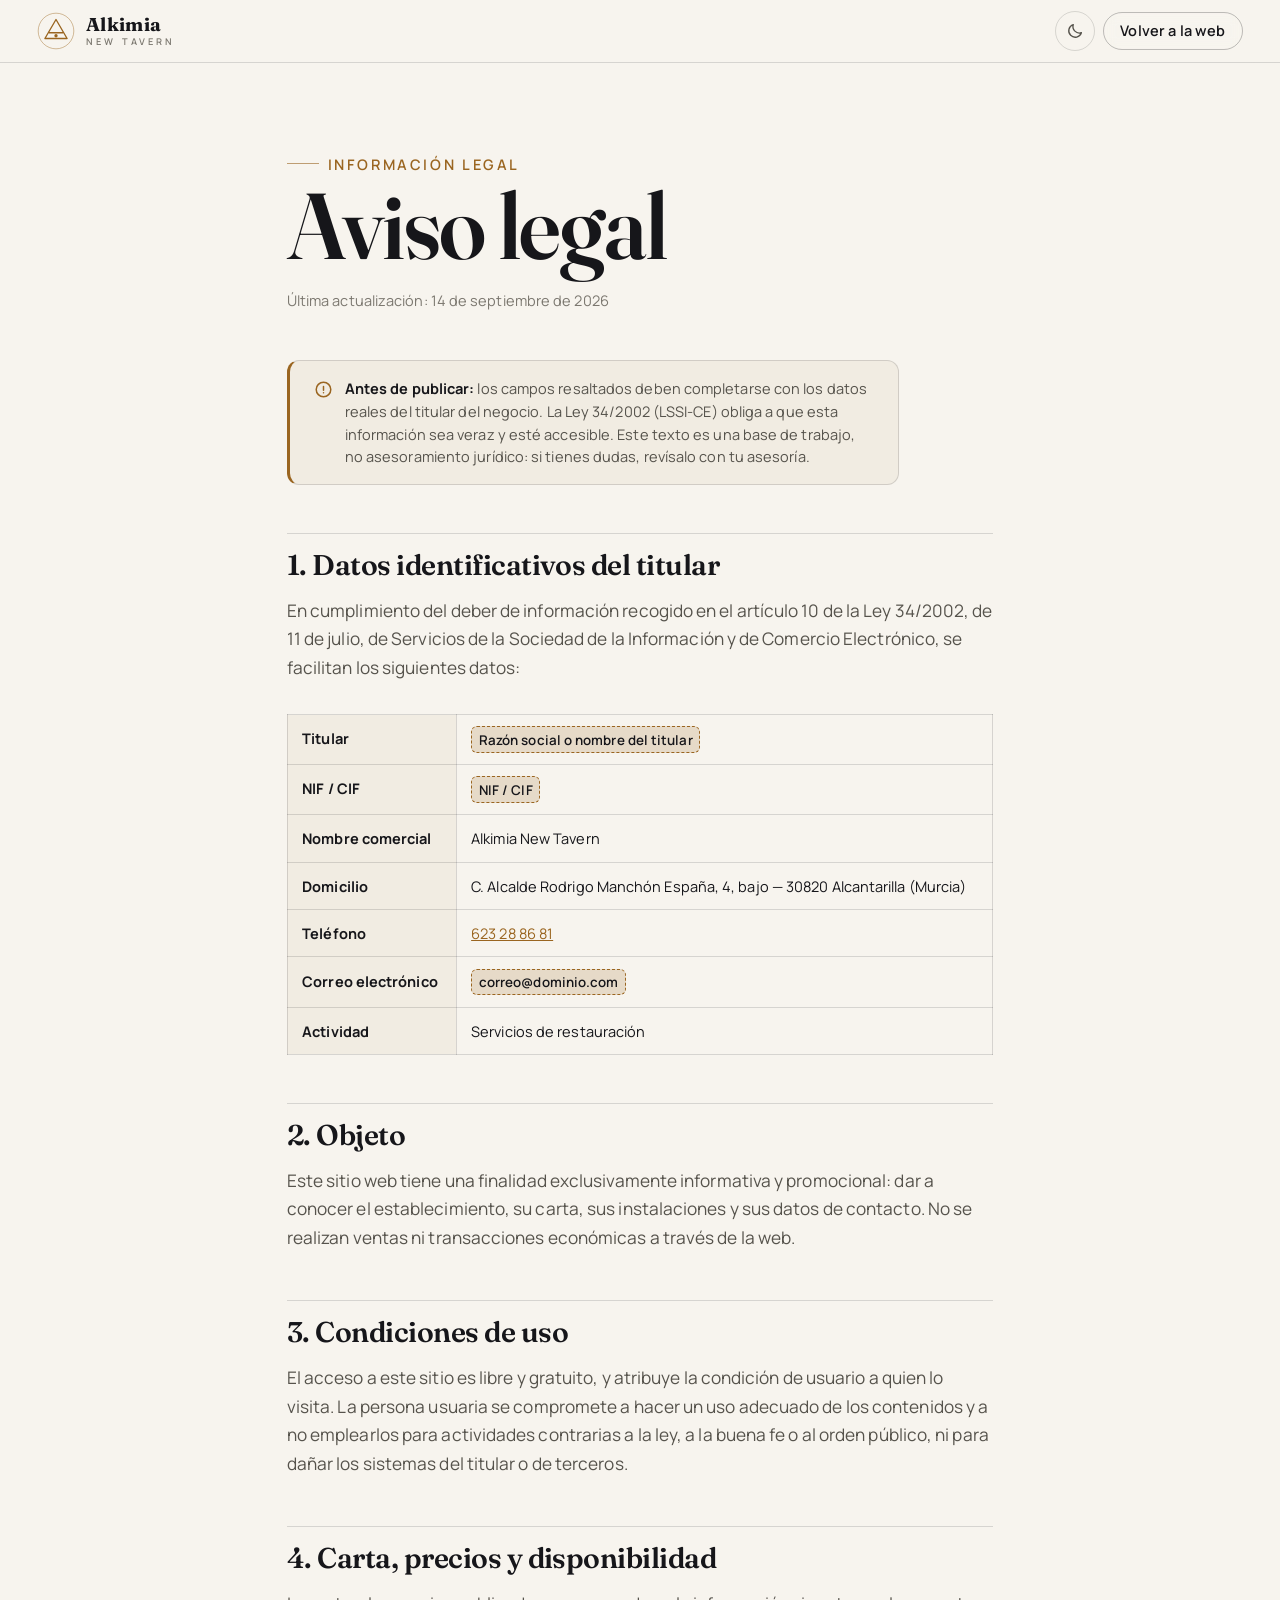
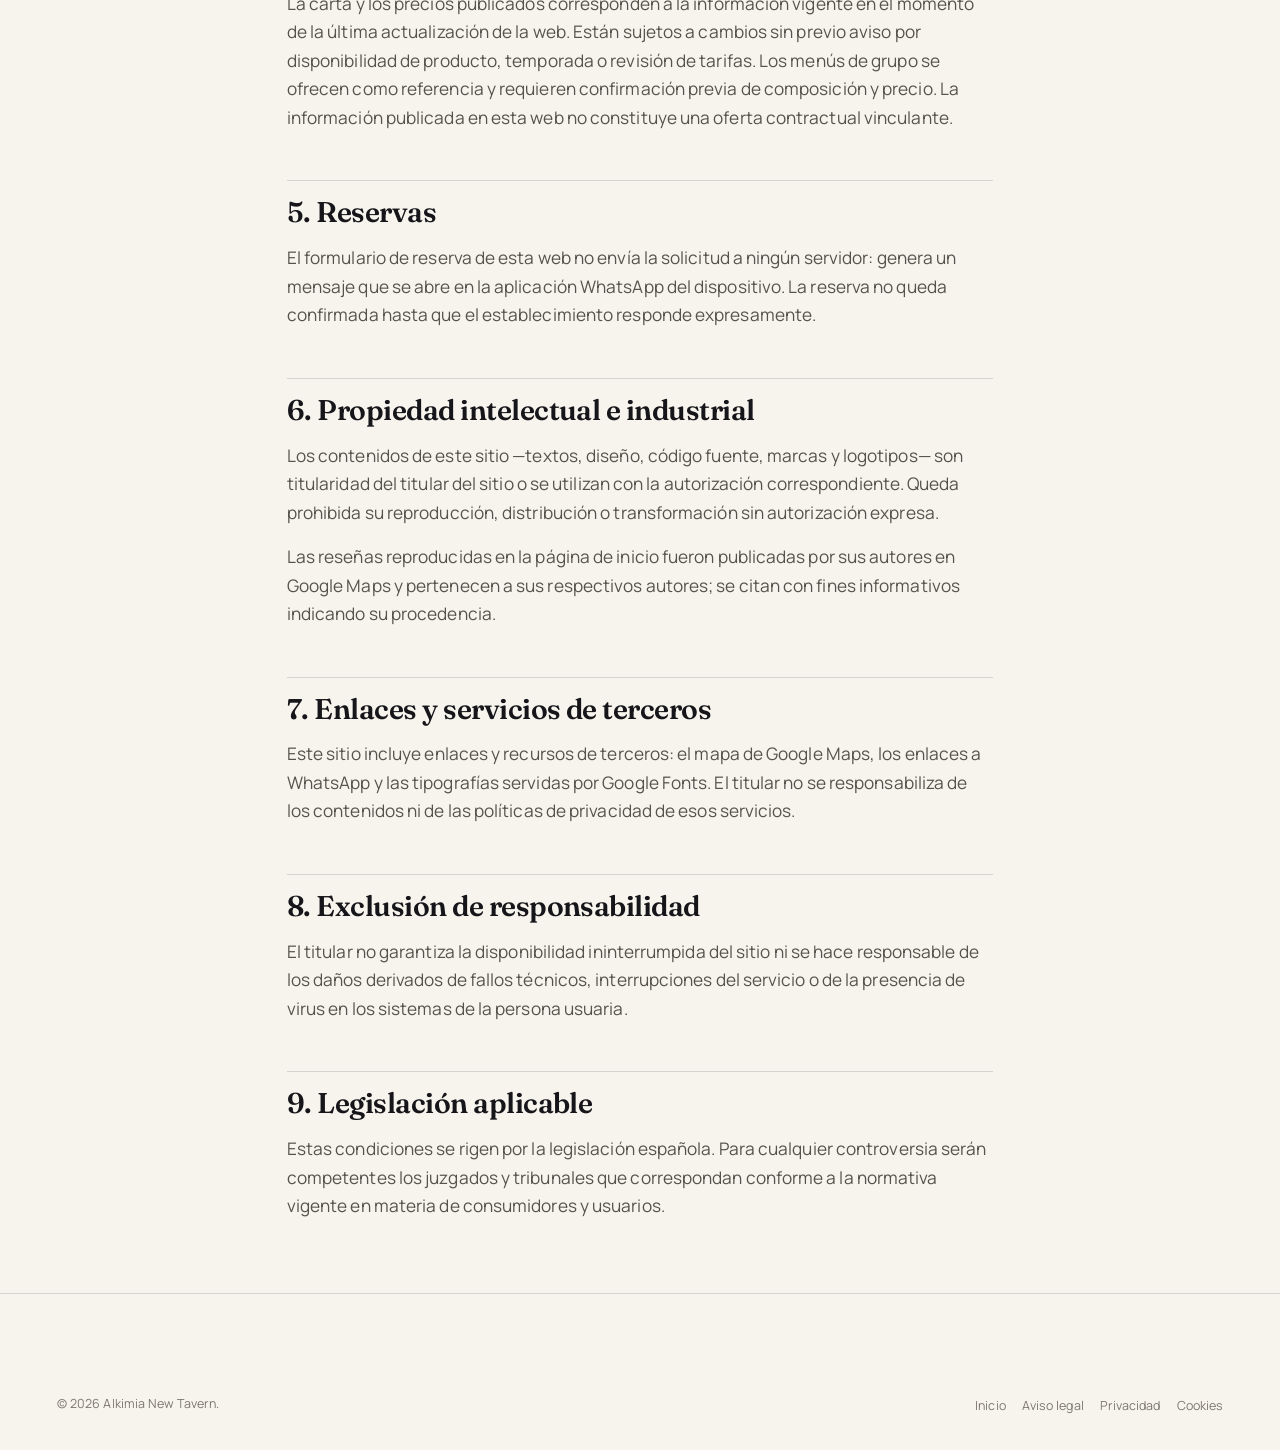
<file: aviso-legal.html>
<!DOCTYPE html>
<html lang="es" class="no-js">
<head>
<meta charset="utf-8">
<meta name="viewport" content="width=device-width, initial-scale=1, viewport-fit=cover">
<meta name="theme-color" content="#0B0B0D" media="(prefers-color-scheme: dark)">
<meta name="theme-color" content="#F7F4EE" media="(prefers-color-scheme: light)">
<title>Aviso legal | Alkimia New Tavern</title>
<meta name="description" content="Aviso legal de Alkimia New Tavern: datos del titular, condiciones de uso y propiedad intelectual.">
<meta name="robots" content="noindex, follow">
<link rel="canonical" href="https://alkimia-new-tavern.vercel.app/aviso-legal.html">
<link rel="icon" href="/favicon.svg" type="image/svg+xml">
<link rel="manifest" href="/site.webmanifest">
<link rel="preconnect" href="https://fonts.googleapis.com">
<link rel="preconnect" href="https://fonts.gstatic.com" crossorigin>
<link rel="stylesheet" href="https://fonts.googleapis.com/css2?family=Fraunces:ital,opsz,wght@0,9..144,400;0,9..144,600;0,9..144,700&family=Manrope:wght@400;500;600;700&display=swap">
<link rel="stylesheet" href="/styles.css">
<script>
  (function () {
    document.documentElement.classList.remove('no-js');
    try {
      var saved = localStorage.getItem('alkimia-theme');
      var prefersLight = window.matchMedia('(prefers-color-scheme: light)').matches;
      if ((saved || (prefersLight ? 'light' : 'dark')) === 'light') {
        document.documentElement.setAttribute('data-theme', 'light');
      }
    } catch (e) { /* almacenamiento bloqueado */ }
  })();
</script>
</head>
<body>
<a class="skip-link" href="#main">Saltar al contenido principal</a>

<header class="header header--solid is-stuck">
  <div class="wrap wrap--wide header__inner">
    <a class="brand" href="/" aria-label="Alkimia New Tavern, ir al inicio">
      <svg class="brand__mark" viewBox="0 0 48 48" fill="none" aria-hidden="true" focusable="false">
        <circle cx="24" cy="24" r="22.5" stroke="currentColor" stroke-width="1.2" opacity=".45"/>
        <path d="M24 9.5 38 33.5H10L24 9.5Z" stroke="currentColor" stroke-width="1.7" stroke-linejoin="round"/>
        <path d="M15.4 26.2h17.2" stroke="currentColor" stroke-width="1.7" stroke-linecap="round"/>
        <circle cx="24" cy="30" r="2.1" fill="currentColor"/>
      </svg>
      <span class="brand__text">
        <span class="brand__name">Alkimia</span>
        <span class="brand__tag">New Tavern</span>
      </span>
    </a>
    <div class="nav__actions">
      <button class="theme-toggle" id="themeToggle" type="button" aria-label="Cambiar entre tema claro y oscuro">
        <svg class="icon-sun" viewBox="0 0 24 24" fill="none" stroke="currentColor" stroke-width="1.8" stroke-linecap="round" aria-hidden="true" focusable="false">
          <circle cx="12" cy="12" r="4.2"/>
          <path d="M12 2.5v2.2M12 19.3v2.2M4.2 4.2l1.6 1.6M18.2 18.2l1.6 1.6M2.5 12h2.2M19.3 12h2.2M4.2 19.8l1.6-1.6M18.2 5.8l1.6-1.6"/>
        </svg>
        <svg class="icon-moon" viewBox="0 0 24 24" fill="none" stroke="currentColor" stroke-width="1.8" stroke-linecap="round" stroke-linejoin="round" aria-hidden="true" focusable="false">
          <path d="M20.5 14.3A8.6 8.6 0 0 1 9.7 3.5a8.6 8.6 0 1 0 10.8 10.8Z"/>
        </svg>
      </button>
      <a class="btn btn--ghost btn--sm" href="/">Volver a la web</a>
    </div>
  </div>
</header>

<main id="main" class="legal">
  <div class="wrap wrap--narrow">
    <p class="eyebrow">Información legal</p>
    <h1 class="legal__title">Aviso legal</h1>
    <p class="legal__updated">Última actualización: 14 de septiembre de 2026</p>

    <div class="legal__body">

      <p class="notice">
        <svg viewBox="0 0 24 24" fill="none" stroke="currentColor" stroke-width="1.9" stroke-linecap="round" stroke-linejoin="round" aria-hidden="true" focusable="false">
          <circle cx="12" cy="12" r="9.2"/><path d="M12 8.2v4.6M12 16h.01"/>
        </svg>
        <span>
          <strong>Antes de publicar:</strong> los campos resaltados deben
          completarse con los datos reales del titular del negocio. La Ley
          34/2002 (LSSI-CE) obliga a que esta información sea veraz y esté
          accesible. Este texto es una base de trabajo, no asesoramiento
          jurídico: si tienes dudas, revísalo con tu asesoría.
        </span>
      </p>

      <h2>1. Datos identificativos del titular</h2>
      <p>
        En cumplimiento del deber de información recogido en el artículo 10 de
        la Ley 34/2002, de 11 de julio, de Servicios de la Sociedad de la
        Información y de Comercio Electrónico, se facilitan los siguientes
        datos:
      </p>
      <div class="legal__table-wrap">
        <table>
          <tbody>
            <tr><th scope="row">Titular</th><td><span class="fill-in">Razón social o nombre del titular</span></td></tr>
            <tr><th scope="row">NIF / CIF</th><td><span class="fill-in">NIF / CIF</span></td></tr>
            <tr><th scope="row">Nombre comercial</th><td>Alkimia New Tavern</td></tr>
            <tr><th scope="row">Domicilio</th><td>C. Alcalde Rodrigo Manch&oacute;n Espa&ntilde;a, 4, bajo &mdash; 30820 Alcantarilla (Murcia)</td></tr>
            <tr><th scope="row">Tel&eacute;fono</th><td><a href="tel:+34623288681">623 28 86 81</a></td></tr>
            <tr><th scope="row">Correo electr&oacute;nico</th><td><span class="fill-in">correo@dominio.com</span></td></tr>
            <tr><th scope="row">Actividad</th><td>Servicios de restauraci&oacute;n</td></tr>
          </tbody>
        </table>
      </div>

      <h2>2. Objeto</h2>
      <p>
        Este sitio web tiene una finalidad exclusivamente informativa y
        promocional: dar a conocer el establecimiento, su carta, sus
        instalaciones y sus datos de contacto. No se realizan ventas ni
        transacciones econ&oacute;micas a trav&eacute;s de la web.
      </p>

      <h2>3. Condiciones de uso</h2>
      <p>
        El acceso a este sitio es libre y gratuito, y atribuye la
        condici&oacute;n de usuario a quien lo visita. La persona usuaria se
        compromete a hacer un uso adecuado de los contenidos y a no emplearlos
        para actividades contrarias a la ley, a la buena fe o al orden
        p&uacute;blico, ni para da&ntilde;ar los sistemas del titular o de
        terceros.
      </p>

      <h2>4. Carta, precios y disponibilidad</h2>
      <p>
        La carta y los precios publicados corresponden a la informaci&oacute;n
        vigente en el momento de la &uacute;ltima actualizaci&oacute;n de la
        web. Est&aacute;n sujetos a cambios sin previo aviso por
        disponibilidad de producto, temporada o revisi&oacute;n de tarifas.
        Los men&uacute;s de grupo se ofrecen como referencia y requieren
        confirmaci&oacute;n previa de composici&oacute;n y precio. La
        informaci&oacute;n publicada en esta web no constituye una oferta
        contractual vinculante.
      </p>

      <h2>5. Reservas</h2>
      <p>
        El formulario de reserva de esta web no env&iacute;a la solicitud a
        ning&uacute;n servidor: genera un mensaje que se abre en la
        aplicaci&oacute;n WhatsApp del dispositivo. La reserva no queda
        confirmada hasta que el establecimiento responde expresamente.
      </p>

      <h2>6. Propiedad intelectual e industrial</h2>
      <p>
        Los contenidos de este sitio &mdash;textos, dise&ntilde;o,
        c&oacute;digo fuente, marcas y logotipos&mdash; son titularidad del
        titular del sitio o se utilizan con la autorizaci&oacute;n
        correspondiente. Queda prohibida su reproducci&oacute;n,
        distribuci&oacute;n o transformaci&oacute;n sin autorizaci&oacute;n
        expresa.
      </p>
      <p>
        Las rese&ntilde;as reproducidas en la p&aacute;gina de inicio fueron
        publicadas por sus autores en Google Maps y pertenecen a sus
        respectivos autores; se citan con fines informativos indicando su
        procedencia.
      </p>

      <h2>7. Enlaces y servicios de terceros</h2>
      <p>
        Este sitio incluye enlaces y recursos de terceros: el mapa de Google
        Maps, los enlaces a WhatsApp y las tipograf&iacute;as servidas por
        Google Fonts. El titular no se responsabiliza de los contenidos ni de
        las pol&iacute;ticas de privacidad de esos servicios.
      </p>

      <h2>8. Exclusi&oacute;n de responsabilidad</h2>
      <p>
        El titular no garantiza la disponibilidad ininterrumpida del sitio ni
        se hace responsable de los da&ntilde;os derivados de fallos
        t&eacute;cnicos, interrupciones del servicio o de la presencia de
        virus en los sistemas de la persona usuaria.
      </p>

      <h2>9. Legislaci&oacute;n aplicable</h2>
      <p>
        Estas condiciones se rigen por la legislaci&oacute;n
        espa&ntilde;ola. Para cualquier controversia ser&aacute;n competentes
        los juzgados y tribunales que correspondan conforme a la normativa
        vigente en materia de consumidores y usuarios.
      </p>

    </div>
  </div>
</main>

<footer class="footer">
  <div class="wrap">
    <div class="footer__bottom">
      <p class="footer__copy">&copy; <span id="year">2026</span> Alkimia New Tavern.</p>
      <ul class="footer__legal" role="list">
        <li><a href="/">Inicio</a></li>
        <li><a href="/aviso-legal.html">Aviso legal</a></li>
        <li><a href="/politica-privacidad.html">Privacidad</a></li>
        <li><a href="/politica-cookies.html">Cookies</a></li>
      </ul>
    </div>
  </div>
</footer>

<script src="/script.js" defer></script>
</body>
</html>
</file>
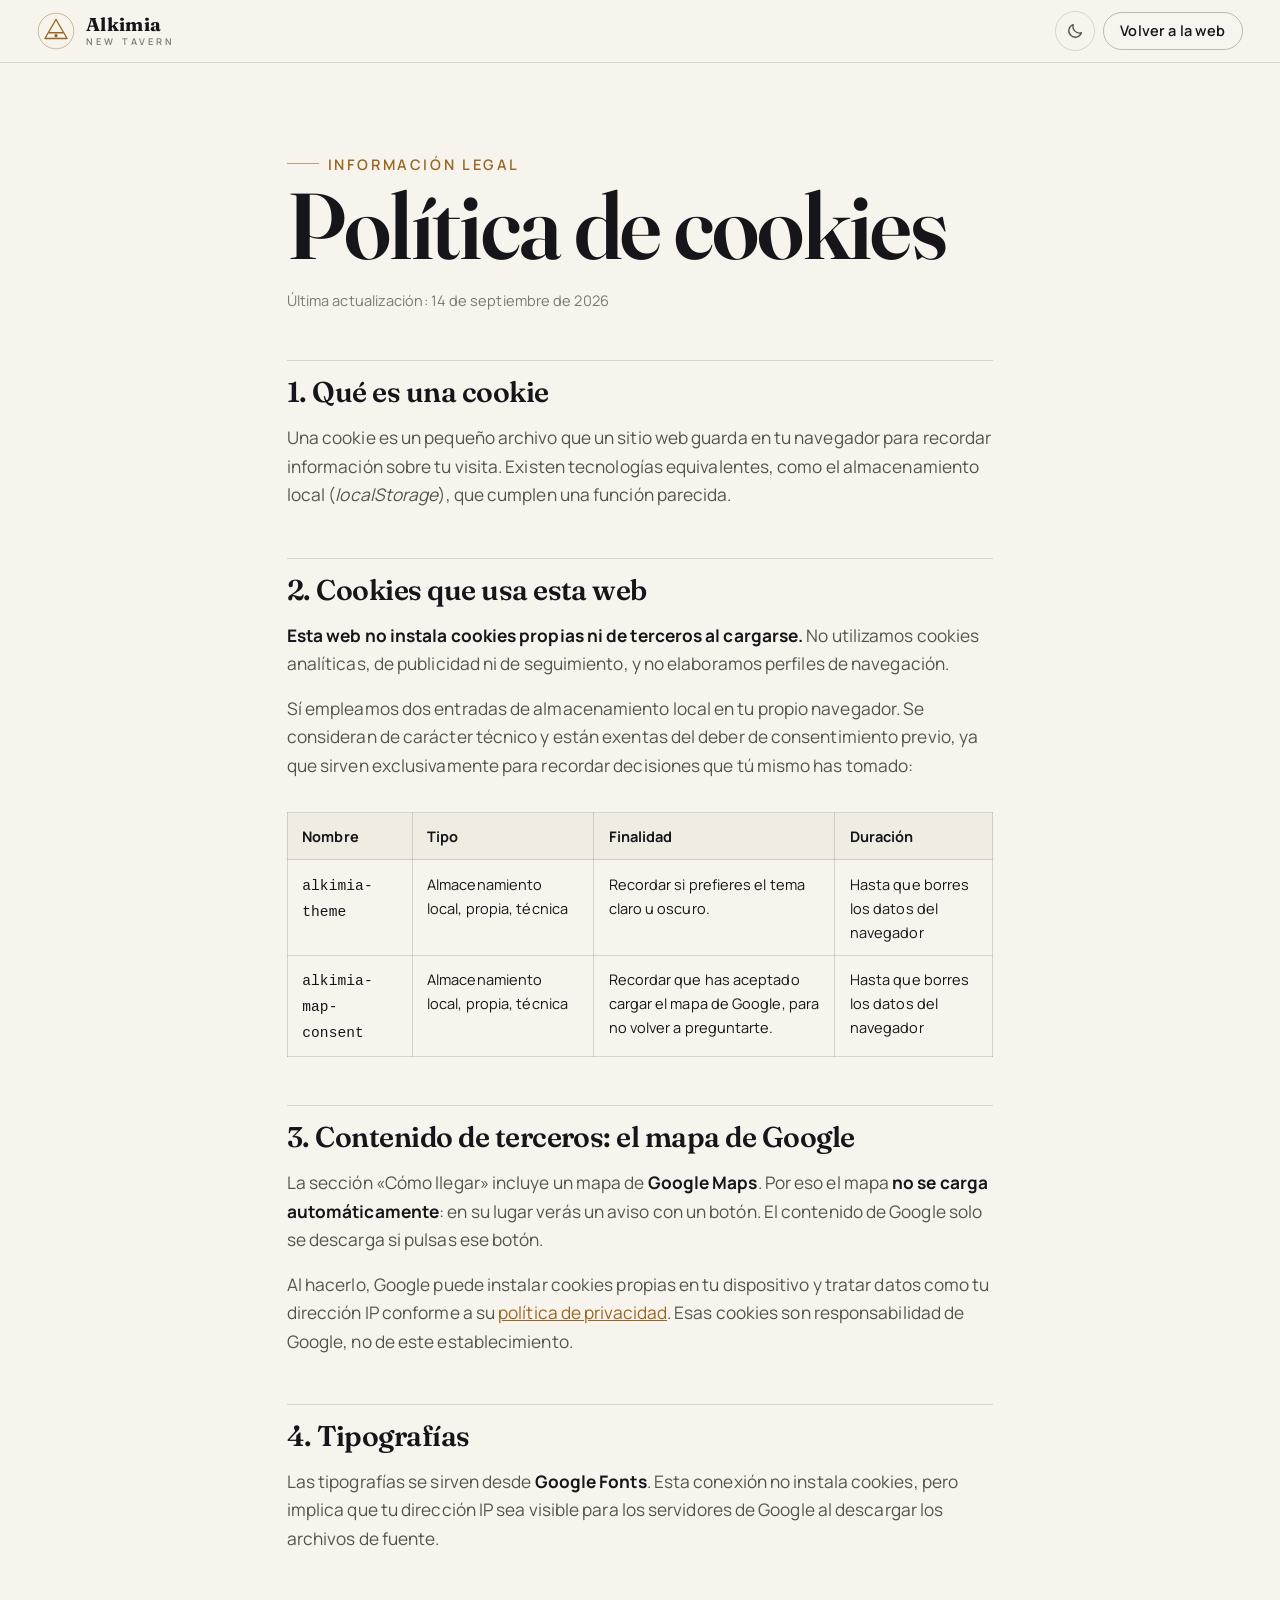
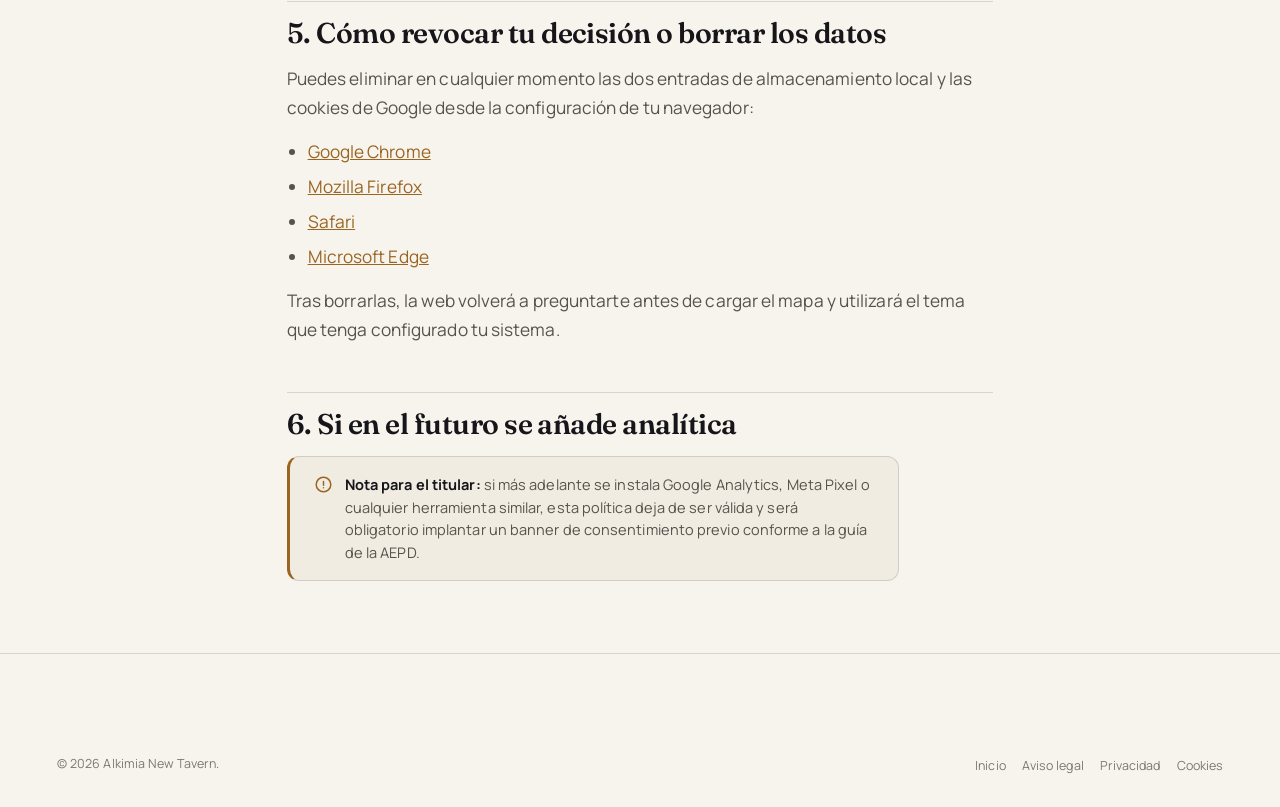
<file: politica-cookies.html>
<!DOCTYPE html>
<html lang="es" class="no-js">
<head>
<meta charset="utf-8">
<meta name="viewport" content="width=device-width, initial-scale=1, viewport-fit=cover">
<meta name="theme-color" content="#0B0B0D" media="(prefers-color-scheme: dark)">
<meta name="theme-color" content="#F7F4EE" media="(prefers-color-scheme: light)">
<title>Política de cookies | Alkimia New Tavern</title>
<meta name="description" content="Política de cookies de Alkimia New Tavern: esta web no instala cookies propias ni de terceros al cargarse.">
<meta name="robots" content="noindex, follow">
<link rel="canonical" href="https://alkimia-new-tavern.vercel.app/politica-cookies.html">
<link rel="icon" href="/favicon.svg" type="image/svg+xml">
<link rel="manifest" href="/site.webmanifest">
<link rel="preconnect" href="https://fonts.googleapis.com">
<link rel="preconnect" href="https://fonts.gstatic.com" crossorigin>
<link rel="stylesheet" href="https://fonts.googleapis.com/css2?family=Fraunces:ital,opsz,wght@0,9..144,400;0,9..144,600;0,9..144,700&family=Manrope:wght@400;500;600;700&display=swap">
<link rel="stylesheet" href="/styles.css">
<script>
  (function () {
    document.documentElement.classList.remove('no-js');
    try {
      var saved = localStorage.getItem('alkimia-theme');
      var prefersLight = window.matchMedia('(prefers-color-scheme: light)').matches;
      if ((saved || (prefersLight ? 'light' : 'dark')) === 'light') {
        document.documentElement.setAttribute('data-theme', 'light');
      }
    } catch (e) { /* almacenamiento bloqueado */ }
  })();
</script>
</head>
<body>
<a class="skip-link" href="#main">Saltar al contenido principal</a>

<header class="header header--solid is-stuck">
  <div class="wrap wrap--wide header__inner">
    <a class="brand" href="/" aria-label="Alkimia New Tavern, ir al inicio">
      <svg class="brand__mark" viewBox="0 0 48 48" fill="none" aria-hidden="true" focusable="false">
        <circle cx="24" cy="24" r="22.5" stroke="currentColor" stroke-width="1.2" opacity=".45"/>
        <path d="M24 9.5 38 33.5H10L24 9.5Z" stroke="currentColor" stroke-width="1.7" stroke-linejoin="round"/>
        <path d="M15.4 26.2h17.2" stroke="currentColor" stroke-width="1.7" stroke-linecap="round"/>
        <circle cx="24" cy="30" r="2.1" fill="currentColor"/>
      </svg>
      <span class="brand__text">
        <span class="brand__name">Alkimia</span>
        <span class="brand__tag">New Tavern</span>
      </span>
    </a>
    <div class="nav__actions">
      <button class="theme-toggle" id="themeToggle" type="button" aria-label="Cambiar entre tema claro y oscuro">
        <svg class="icon-sun" viewBox="0 0 24 24" fill="none" stroke="currentColor" stroke-width="1.8" stroke-linecap="round" aria-hidden="true" focusable="false">
          <circle cx="12" cy="12" r="4.2"/>
          <path d="M12 2.5v2.2M12 19.3v2.2M4.2 4.2l1.6 1.6M18.2 18.2l1.6 1.6M2.5 12h2.2M19.3 12h2.2M4.2 19.8l1.6-1.6M18.2 5.8l1.6-1.6"/>
        </svg>
        <svg class="icon-moon" viewBox="0 0 24 24" fill="none" stroke="currentColor" stroke-width="1.8" stroke-linecap="round" stroke-linejoin="round" aria-hidden="true" focusable="false">
          <path d="M20.5 14.3A8.6 8.6 0 0 1 9.7 3.5a8.6 8.6 0 1 0 10.8 10.8Z"/>
        </svg>
      </button>
      <a class="btn btn--ghost btn--sm" href="/">Volver a la web</a>
    </div>
  </div>
</header>

<main id="main" class="legal">
  <div class="wrap wrap--narrow">
    <p class="eyebrow">Información legal</p>
    <h1 class="legal__title">Política de cookies</h1>
    <p class="legal__updated">Última actualización: 14 de septiembre de 2026</p>

    <div class="legal__body">

      <h2>1. Qu&eacute; es una cookie</h2>
      <p>
        Una cookie es un peque&ntilde;o archivo que un sitio web guarda en tu
        navegador para recordar informaci&oacute;n sobre tu visita. Existen
        tecnolog&iacute;as equivalentes, como el almacenamiento local
        (<em>localStorage</em>), que cumplen una funci&oacute;n parecida.
      </p>

      <h2>2. Cookies que usa esta web</h2>
      <p>
        <strong>Esta web no instala cookies propias ni de terceros al
        cargarse.</strong> No utilizamos cookies anal&iacute;ticas, de
        publicidad ni de seguimiento, y no elaboramos perfiles de
        navegaci&oacute;n.
      </p>
      <p>
        S&iacute; empleamos dos entradas de almacenamiento local en tu propio
        navegador. Se consideran de car&aacute;cter t&eacute;cnico y
        est&aacute;n exentas del deber de consentimiento previo, ya que sirven
        exclusivamente para recordar decisiones que t&uacute; mismo has
        tomado:
      </p>

      <div class="legal__table-wrap">
        <table>
          <thead>
            <tr>
              <th scope="col">Nombre</th>
              <th scope="col">Tipo</th>
              <th scope="col">Finalidad</th>
              <th scope="col">Duraci&oacute;n</th>
            </tr>
          </thead>
          <tbody>
            <tr>
              <td><code>alkimia-theme</code></td>
              <td>Almacenamiento local, propia, t&eacute;cnica</td>
              <td>Recordar si prefieres el tema claro u oscuro.</td>
              <td>Hasta que borres los datos del navegador</td>
            </tr>
            <tr>
              <td><code>alkimia-map-consent</code></td>
              <td>Almacenamiento local, propia, t&eacute;cnica</td>
              <td>Recordar que has aceptado cargar el mapa de Google, para no volver a preguntarte.</td>
              <td>Hasta que borres los datos del navegador</td>
            </tr>
          </tbody>
        </table>
      </div>

      <h2>3. Contenido de terceros: el mapa de Google</h2>
      <p>
        La secci&oacute;n &laquo;C&oacute;mo llegar&raquo; incluye un mapa de
        <strong>Google Maps</strong>. Por eso el mapa <strong>no se carga
        autom&aacute;ticamente</strong>: en su lugar ver&aacute;s un aviso con
        un bot&oacute;n. El contenido de Google solo se descarga si pulsas ese
        bot&oacute;n.
      </p>
      <p>
        Al hacerlo, Google puede instalar cookies propias en tu dispositivo y
        tratar datos como tu direcci&oacute;n IP conforme a su
        <a href="https://policies.google.com/privacy" target="_blank" rel="noopener">pol&iacute;tica de privacidad</a>.
        Esas cookies son responsabilidad de Google, no de este
        establecimiento.
      </p>

      <h2>4. Tipograf&iacute;as</h2>
      <p>
        Las tipograf&iacute;as se sirven desde
        <strong>Google Fonts</strong>. Esta conexi&oacute;n no instala
        cookies, pero implica que tu direcci&oacute;n IP sea visible para los
        servidores de Google al descargar los archivos de fuente.
      </p>

      <h2>5. C&oacute;mo revocar tu decisi&oacute;n o borrar los datos</h2>
      <p>
        Puedes eliminar en cualquier momento las dos entradas de
        almacenamiento local y las cookies de Google desde la
        configuraci&oacute;n de tu navegador:
      </p>
      <ul>
        <li><a href="https://support.google.com/chrome/answer/95647" target="_blank" rel="noopener">Google Chrome</a></li>
        <li><a href="https://support.mozilla.org/es/kb/Borrar%20cookies" target="_blank" rel="noopener">Mozilla Firefox</a></li>
        <li><a href="https://support.apple.com/es-es/guide/safari/sfri11471/mac" target="_blank" rel="noopener">Safari</a></li>
        <li><a href="https://support.microsoft.com/es-es/microsoft-edge" target="_blank" rel="noopener">Microsoft Edge</a></li>
      </ul>
      <p>
        Tras borrarlas, la web volver&aacute; a preguntarte antes de cargar el
        mapa y utilizar&aacute; el tema que tenga configurado tu sistema.
      </p>

      <h2>6. Si en el futuro se a&ntilde;ade anal&iacute;tica</h2>
      <p class="notice">
        <svg viewBox="0 0 24 24" fill="none" stroke="currentColor" stroke-width="1.9" stroke-linecap="round" stroke-linejoin="round" aria-hidden="true" focusable="false">
          <circle cx="12" cy="12" r="9.2"/><path d="M12 8.2v4.6M12 16h.01"/>
        </svg>
        <span>
          <strong>Nota para el titular:</strong> si m&aacute;s adelante se
          instala Google Analytics, Meta Pixel o cualquier herramienta
          similar, esta pol&iacute;tica deja de ser v&aacute;lida y ser&aacute;
          obligatorio implantar un banner de consentimiento previo conforme a
          la gu&iacute;a de la AEPD.
        </span>
      </p>

    </div>
  </div>
</main>

<footer class="footer">
  <div class="wrap">
    <div class="footer__bottom">
      <p class="footer__copy">&copy; <span id="year">2026</span> Alkimia New Tavern.</p>
      <ul class="footer__legal" role="list">
        <li><a href="/">Inicio</a></li>
        <li><a href="/aviso-legal.html">Aviso legal</a></li>
        <li><a href="/politica-privacidad.html">Privacidad</a></li>
        <li><a href="/politica-cookies.html">Cookies</a></li>
      </ul>
    </div>
  </div>
</footer>

<script src="/script.js" defer></script>
</body>
</html>
</file>
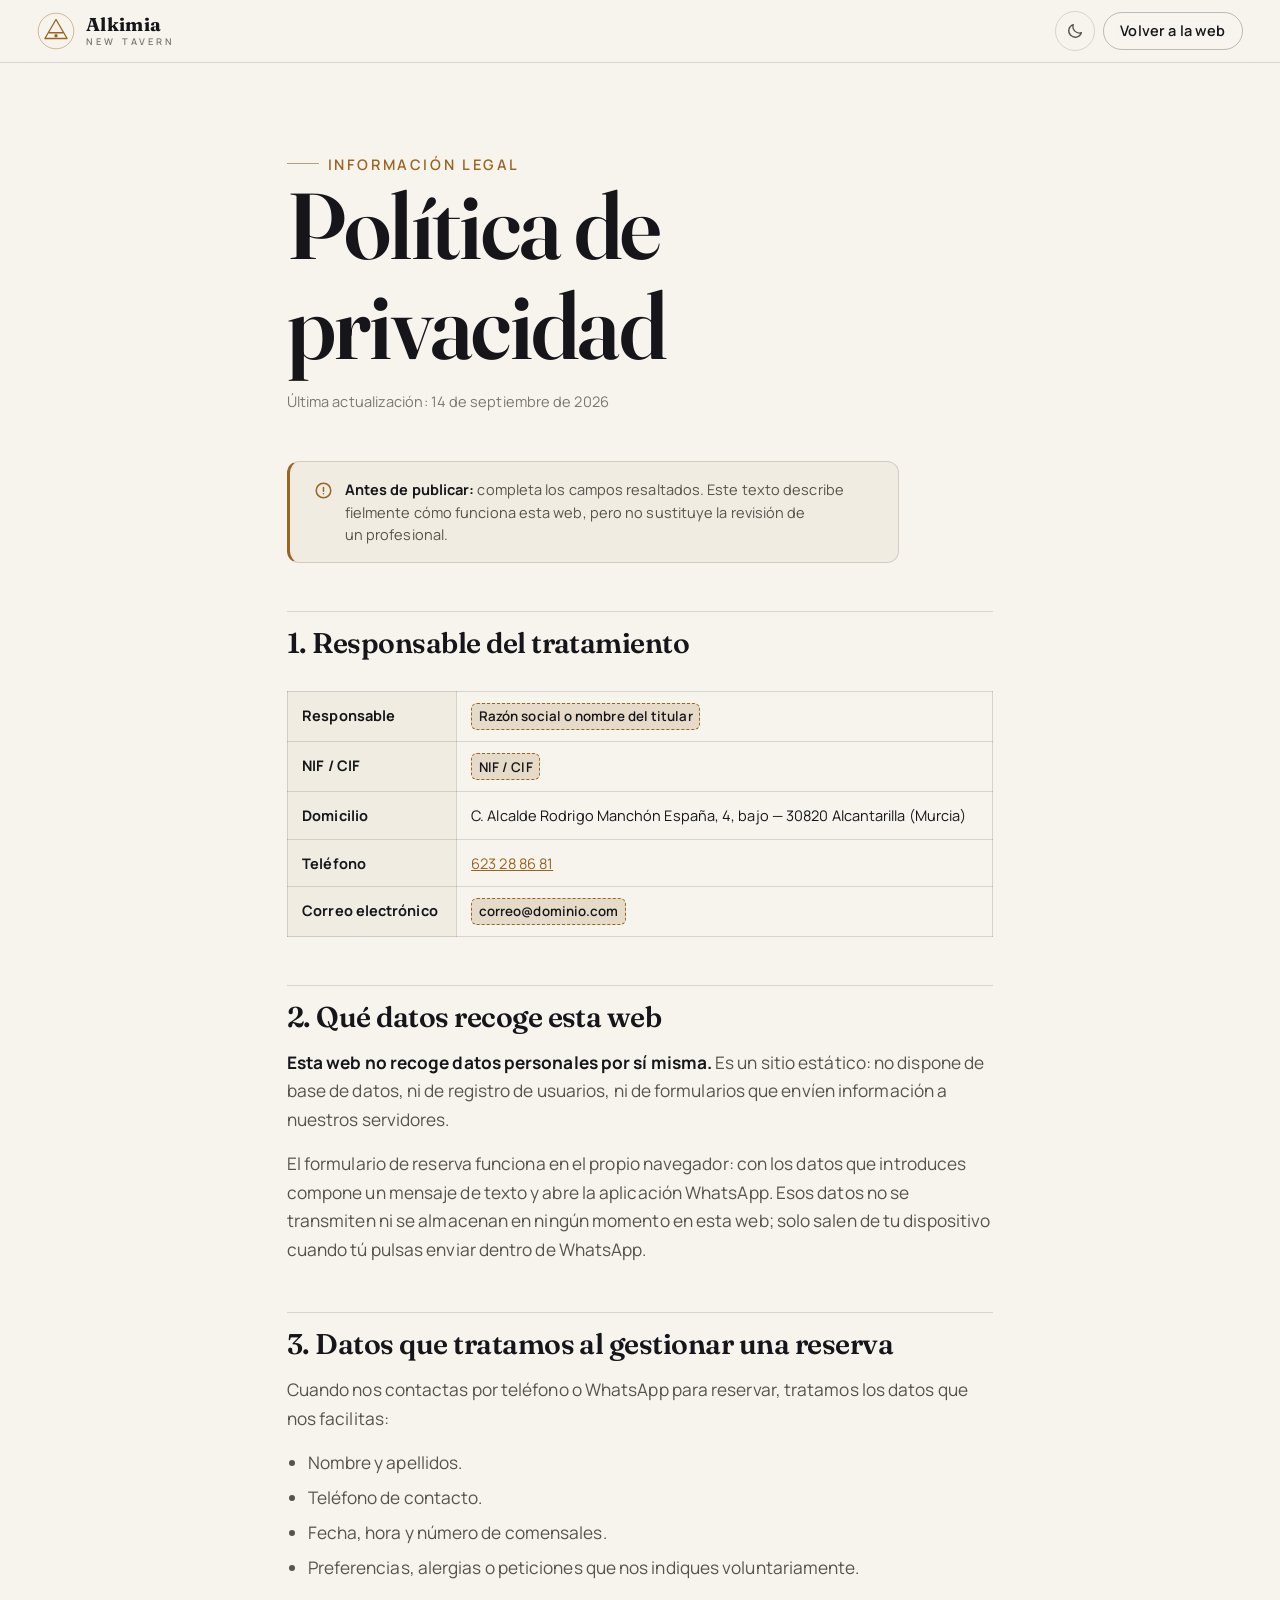
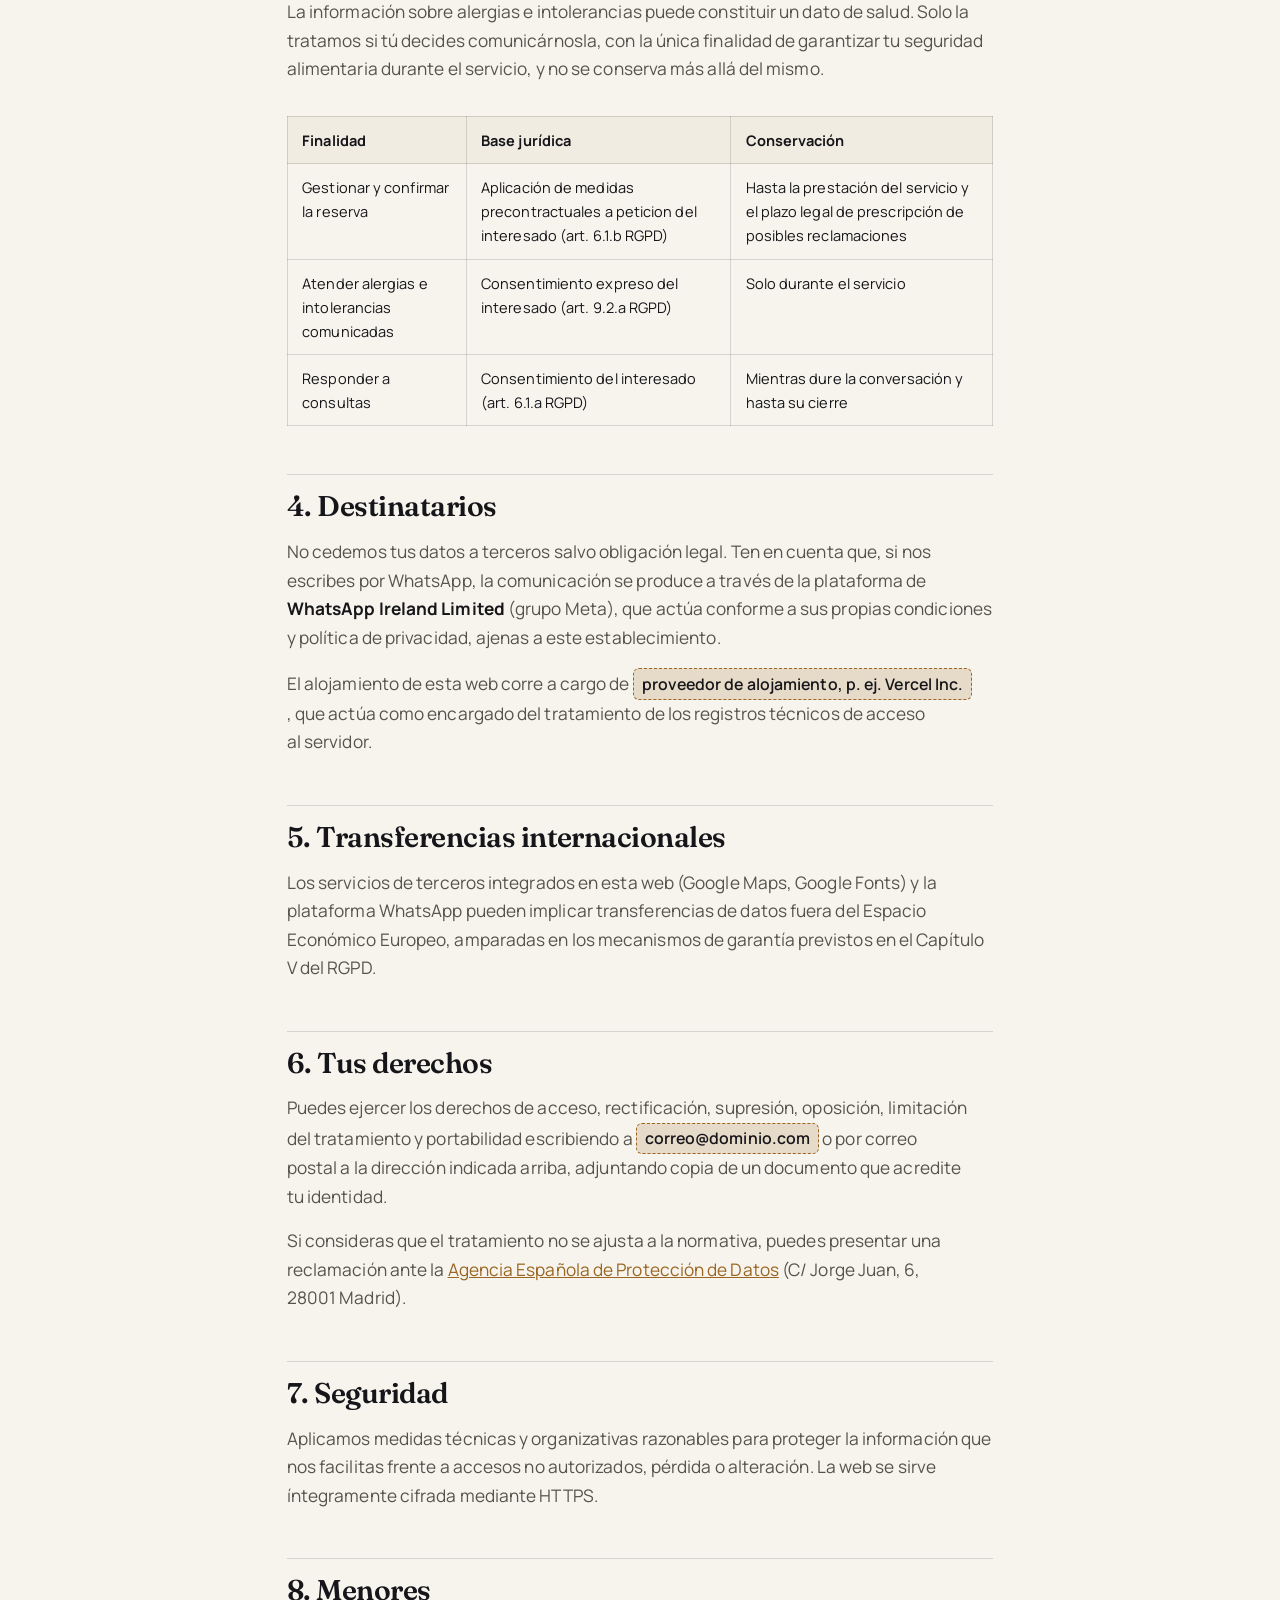
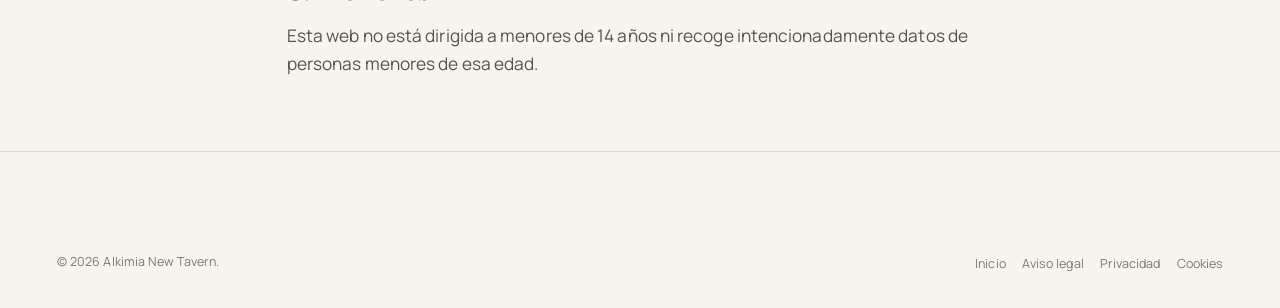
<file: politica-privacidad.html>
<!DOCTYPE html>
<html lang="es" class="no-js">
<head>
<meta charset="utf-8">
<meta name="viewport" content="width=device-width, initial-scale=1, viewport-fit=cover">
<meta name="theme-color" content="#0B0B0D" media="(prefers-color-scheme: dark)">
<meta name="theme-color" content="#F7F4EE" media="(prefers-color-scheme: light)">
<title>Política de privacidad | Alkimia New Tavern</title>
<meta name="description" content="Política de privacidad de Alkimia New Tavern: qué datos tratamos, con qué finalidad y cómo ejercer tus derechos.">
<meta name="robots" content="noindex, follow">
<link rel="canonical" href="https://alkimia-new-tavern.vercel.app/politica-privacidad.html">
<link rel="icon" href="/favicon.svg" type="image/svg+xml">
<link rel="manifest" href="/site.webmanifest">
<link rel="preconnect" href="https://fonts.googleapis.com">
<link rel="preconnect" href="https://fonts.gstatic.com" crossorigin>
<link rel="stylesheet" href="https://fonts.googleapis.com/css2?family=Fraunces:ital,opsz,wght@0,9..144,400;0,9..144,600;0,9..144,700&family=Manrope:wght@400;500;600;700&display=swap">
<link rel="stylesheet" href="/styles.css">
<script>
  (function () {
    document.documentElement.classList.remove('no-js');
    try {
      var saved = localStorage.getItem('alkimia-theme');
      var prefersLight = window.matchMedia('(prefers-color-scheme: light)').matches;
      if ((saved || (prefersLight ? 'light' : 'dark')) === 'light') {
        document.documentElement.setAttribute('data-theme', 'light');
      }
    } catch (e) { /* almacenamiento bloqueado */ }
  })();
</script>
</head>
<body>
<a class="skip-link" href="#main">Saltar al contenido principal</a>

<header class="header header--solid is-stuck">
  <div class="wrap wrap--wide header__inner">
    <a class="brand" href="/" aria-label="Alkimia New Tavern, ir al inicio">
      <svg class="brand__mark" viewBox="0 0 48 48" fill="none" aria-hidden="true" focusable="false">
        <circle cx="24" cy="24" r="22.5" stroke="currentColor" stroke-width="1.2" opacity=".45"/>
        <path d="M24 9.5 38 33.5H10L24 9.5Z" stroke="currentColor" stroke-width="1.7" stroke-linejoin="round"/>
        <path d="M15.4 26.2h17.2" stroke="currentColor" stroke-width="1.7" stroke-linecap="round"/>
        <circle cx="24" cy="30" r="2.1" fill="currentColor"/>
      </svg>
      <span class="brand__text">
        <span class="brand__name">Alkimia</span>
        <span class="brand__tag">New Tavern</span>
      </span>
    </a>
    <div class="nav__actions">
      <button class="theme-toggle" id="themeToggle" type="button" aria-label="Cambiar entre tema claro y oscuro">
        <svg class="icon-sun" viewBox="0 0 24 24" fill="none" stroke="currentColor" stroke-width="1.8" stroke-linecap="round" aria-hidden="true" focusable="false">
          <circle cx="12" cy="12" r="4.2"/>
          <path d="M12 2.5v2.2M12 19.3v2.2M4.2 4.2l1.6 1.6M18.2 18.2l1.6 1.6M2.5 12h2.2M19.3 12h2.2M4.2 19.8l1.6-1.6M18.2 5.8l1.6-1.6"/>
        </svg>
        <svg class="icon-moon" viewBox="0 0 24 24" fill="none" stroke="currentColor" stroke-width="1.8" stroke-linecap="round" stroke-linejoin="round" aria-hidden="true" focusable="false">
          <path d="M20.5 14.3A8.6 8.6 0 0 1 9.7 3.5a8.6 8.6 0 1 0 10.8 10.8Z"/>
        </svg>
      </button>
      <a class="btn btn--ghost btn--sm" href="/">Volver a la web</a>
    </div>
  </div>
</header>

<main id="main" class="legal">
  <div class="wrap wrap--narrow">
    <p class="eyebrow">Información legal</p>
    <h1 class="legal__title">Política de privacidad</h1>
    <p class="legal__updated">Última actualización: 14 de septiembre de 2026</p>

    <div class="legal__body">

      <p class="notice">
        <svg viewBox="0 0 24 24" fill="none" stroke="currentColor" stroke-width="1.9" stroke-linecap="round" stroke-linejoin="round" aria-hidden="true" focusable="false">
          <circle cx="12" cy="12" r="9.2"/><path d="M12 8.2v4.6M12 16h.01"/>
        </svg>
        <span>
          <strong>Antes de publicar:</strong> completa los campos resaltados.
          Este texto describe fielmente c&oacute;mo funciona esta web, pero no
          sustituye la revisi&oacute;n de un profesional.
        </span>
      </p>

      <h2>1. Responsable del tratamiento</h2>
      <div class="legal__table-wrap">
        <table>
          <tbody>
            <tr><th scope="row">Responsable</th><td><span class="fill-in">Razón social o nombre del titular</span></td></tr>
            <tr><th scope="row">NIF / CIF</th><td><span class="fill-in">NIF / CIF</span></td></tr>
            <tr><th scope="row">Domicilio</th><td>C. Alcalde Rodrigo Manch&oacute;n Espa&ntilde;a, 4, bajo &mdash; 30820 Alcantarilla (Murcia)</td></tr>
            <tr><th scope="row">Tel&eacute;fono</th><td><a href="tel:+34623288681">623 28 86 81</a></td></tr>
            <tr><th scope="row">Correo electr&oacute;nico</th><td><span class="fill-in">correo@dominio.com</span></td></tr>
          </tbody>
        </table>
      </div>

      <h2>2. Qu&eacute; datos recoge esta web</h2>
      <p>
        <strong>Esta web no recoge datos personales por s&iacute; misma.</strong>
        Es un sitio est&aacute;tico: no dispone de base de datos, ni de
        registro de usuarios, ni de formularios que env&iacute;en
        informaci&oacute;n a nuestros servidores.
      </p>
      <p>
        El formulario de reserva funciona en el propio navegador: con los datos
        que introduces compone un mensaje de texto y abre la aplicaci&oacute;n
        WhatsApp. Esos datos no se transmiten ni se almacenan en ning&uacute;n
        momento en esta web; solo salen de tu dispositivo cuando t&uacute;
        pulsas enviar dentro de WhatsApp.
      </p>

      <h2>3. Datos que tratamos al gestionar una reserva</h2>
      <p>
        Cuando nos contactas por tel&eacute;fono o WhatsApp para reservar,
        tratamos los datos que nos facilitas:
      </p>
      <ul>
        <li>Nombre y apellidos.</li>
        <li>Tel&eacute;fono de contacto.</li>
        <li>Fecha, hora y n&uacute;mero de comensales.</li>
        <li>Preferencias, alergias o peticiones que nos indiques voluntariamente.</li>
      </ul>
      <p>
        La informaci&oacute;n sobre alergias e intolerancias puede constituir
        un dato de salud. Solo la tratamos si t&uacute; decides
        comunic&aacute;rnosla, con la &uacute;nica finalidad de garantizar tu
        seguridad alimentaria durante el servicio, y no se conserva
        m&aacute;s all&aacute; del mismo.
      </p>

      <div class="legal__table-wrap">
        <table>
          <thead>
            <tr><th scope="col">Finalidad</th><th scope="col">Base jur&iacute;dica</th><th scope="col">Conservaci&oacute;n</th></tr>
          </thead>
          <tbody>
            <tr>
              <td>Gestionar y confirmar la reserva</td>
              <td>Aplicaci&oacute;n de medidas precontractuales a peticion del interesado (art. 6.1.b RGPD)</td>
              <td>Hasta la prestaci&oacute;n del servicio y el plazo legal de prescripci&oacute;n de posibles reclamaciones</td>
            </tr>
            <tr>
              <td>Atender alergias e intolerancias comunicadas</td>
              <td>Consentimiento expreso del interesado (art. 9.2.a RGPD)</td>
              <td>Solo durante el servicio</td>
            </tr>
            <tr>
              <td>Responder a consultas</td>
              <td>Consentimiento del interesado (art. 6.1.a RGPD)</td>
              <td>Mientras dure la conversaci&oacute;n y hasta su cierre</td>
            </tr>
          </tbody>
        </table>
      </div>

      <h2>4. Destinatarios</h2>
      <p>
        No cedemos tus datos a terceros salvo obligaci&oacute;n legal. Ten en
        cuenta que, si nos escribes por WhatsApp, la comunicaci&oacute;n se
        produce a trav&eacute;s de la plataforma de <strong>WhatsApp Ireland
        Limited</strong> (grupo Meta), que act&uacute;a conforme a sus propias
        condiciones y pol&iacute;tica de privacidad, ajenas a este
        establecimiento.
      </p>
      <p>
        El alojamiento de esta web corre a cargo de <span class="fill-in">proveedor de alojamiento, p. ej. Vercel Inc.</span>, que
        act&uacute;a como encargado del tratamiento de los registros
        t&eacute;cnicos de acceso al servidor.
      </p>

      <h2>5. Transferencias internacionales</h2>
      <p>
        Los servicios de terceros integrados en esta web (Google Maps, Google
        Fonts) y la plataforma WhatsApp pueden implicar transferencias de
        datos fuera del Espacio Econ&oacute;mico Europeo, amparadas en los
        mecanismos de garant&iacute;a previstos en el Cap&iacute;tulo V del
        RGPD.
      </p>

      <h2>6. Tus derechos</h2>
      <p>
        Puedes ejercer los derechos de acceso, rectificaci&oacute;n,
        supresi&oacute;n, oposici&oacute;n, limitaci&oacute;n del tratamiento
        y portabilidad escribiendo a <span class="fill-in">correo@dominio.com</span> o por correo postal a la
        direcci&oacute;n indicada arriba, adjuntando copia de un documento
        que acredite tu identidad.
      </p>
      <p>
        Si consideras que el tratamiento no se ajusta a la normativa, puedes
        presentar una reclamaci&oacute;n ante la
        <a href="https://www.aepd.es" target="_blank" rel="noopener">Agencia Espa&ntilde;ola de Protecci&oacute;n de Datos</a>
        (C/ Jorge Juan, 6, 28001 Madrid).
      </p>

      <h2>7. Seguridad</h2>
      <p>
        Aplicamos medidas t&eacute;cnicas y organizativas razonables para
        proteger la informaci&oacute;n que nos facilitas frente a accesos no
        autorizados, p&eacute;rdida o alteraci&oacute;n. La web se sirve
        &iacute;ntegramente cifrada mediante HTTPS.
      </p>

      <h2>8. Menores</h2>
      <p>
        Esta web no est&aacute; dirigida a menores de 14 a&ntilde;os ni
        recoge intencionadamente datos de personas menores de esa edad.
      </p>

    </div>
  </div>
</main>

<footer class="footer">
  <div class="wrap">
    <div class="footer__bottom">
      <p class="footer__copy">&copy; <span id="year">2026</span> Alkimia New Tavern.</p>
      <ul class="footer__legal" role="list">
        <li><a href="/">Inicio</a></li>
        <li><a href="/aviso-legal.html">Aviso legal</a></li>
        <li><a href="/politica-privacidad.html">Privacidad</a></li>
        <li><a href="/politica-cookies.html">Cookies</a></li>
      </ul>
    </div>
  </div>
</footer>

<script src="/script.js" defer></script>
</body>
</html>
</file>
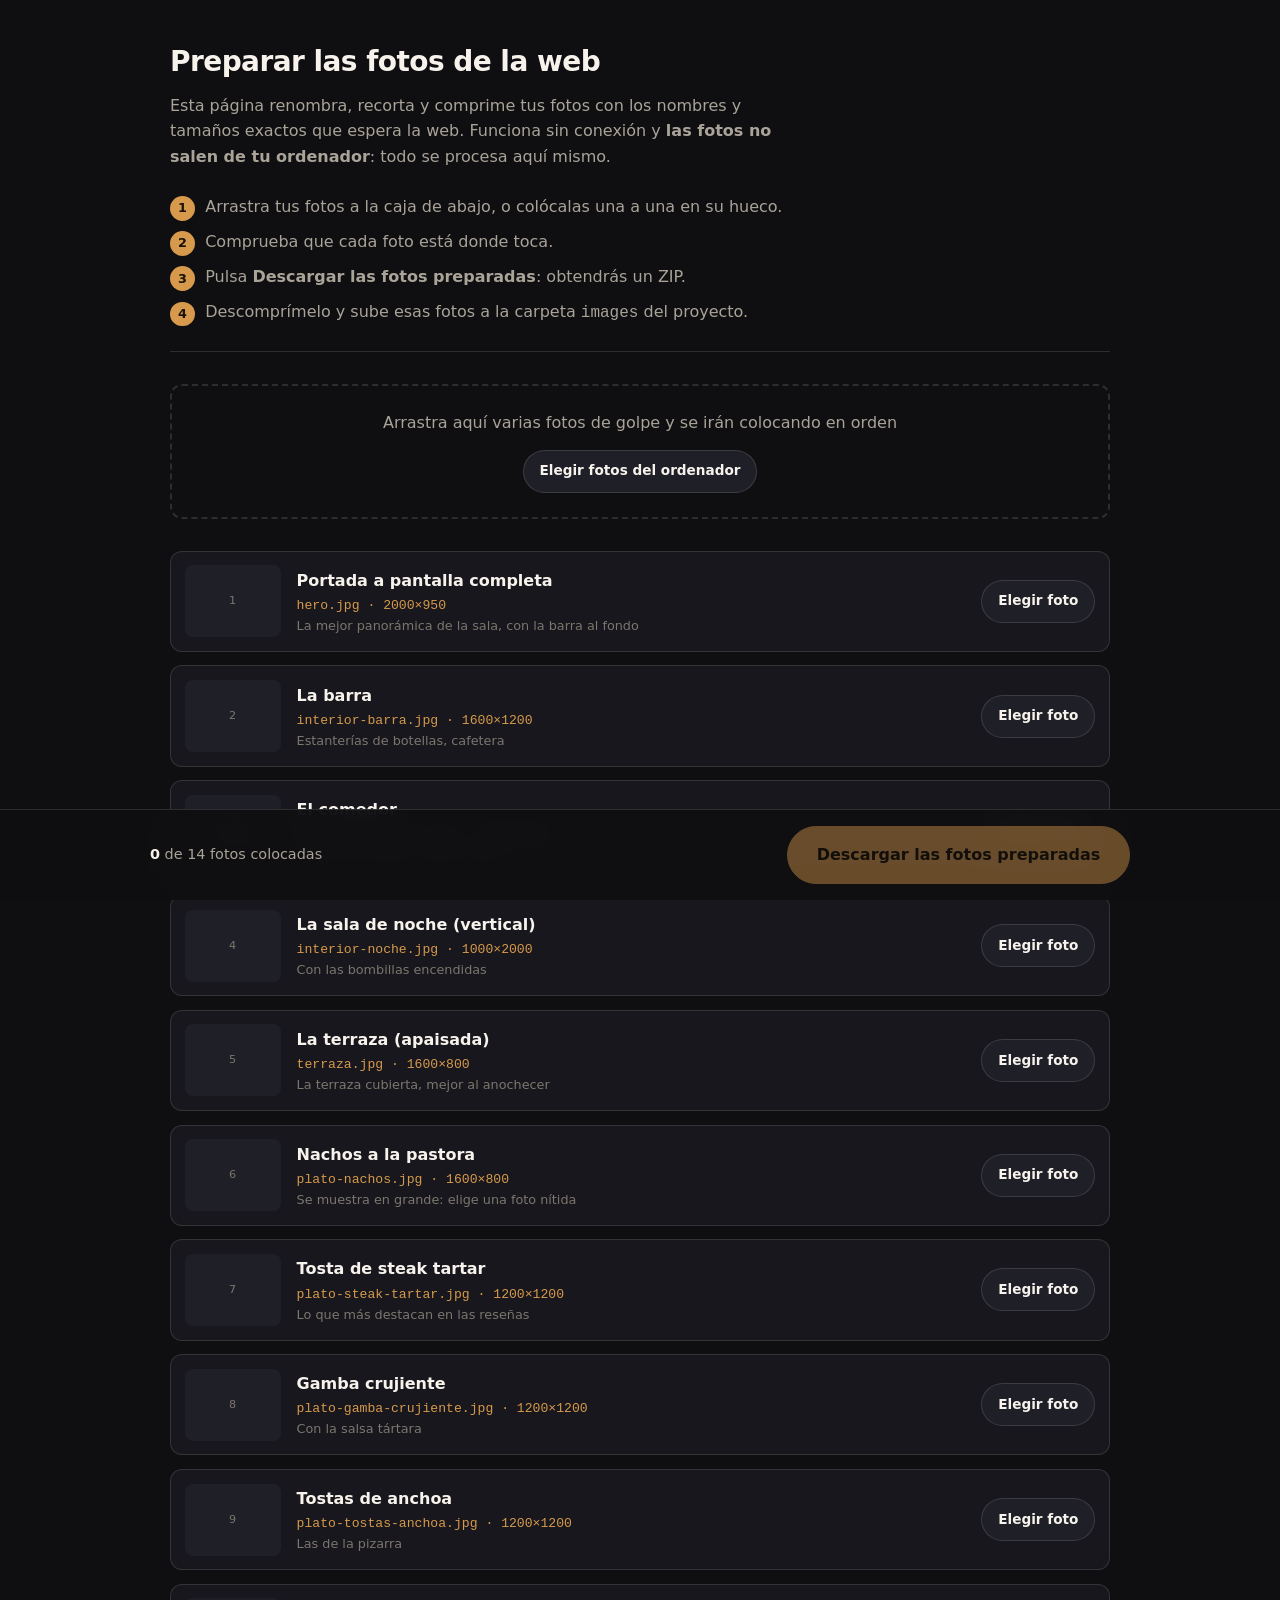
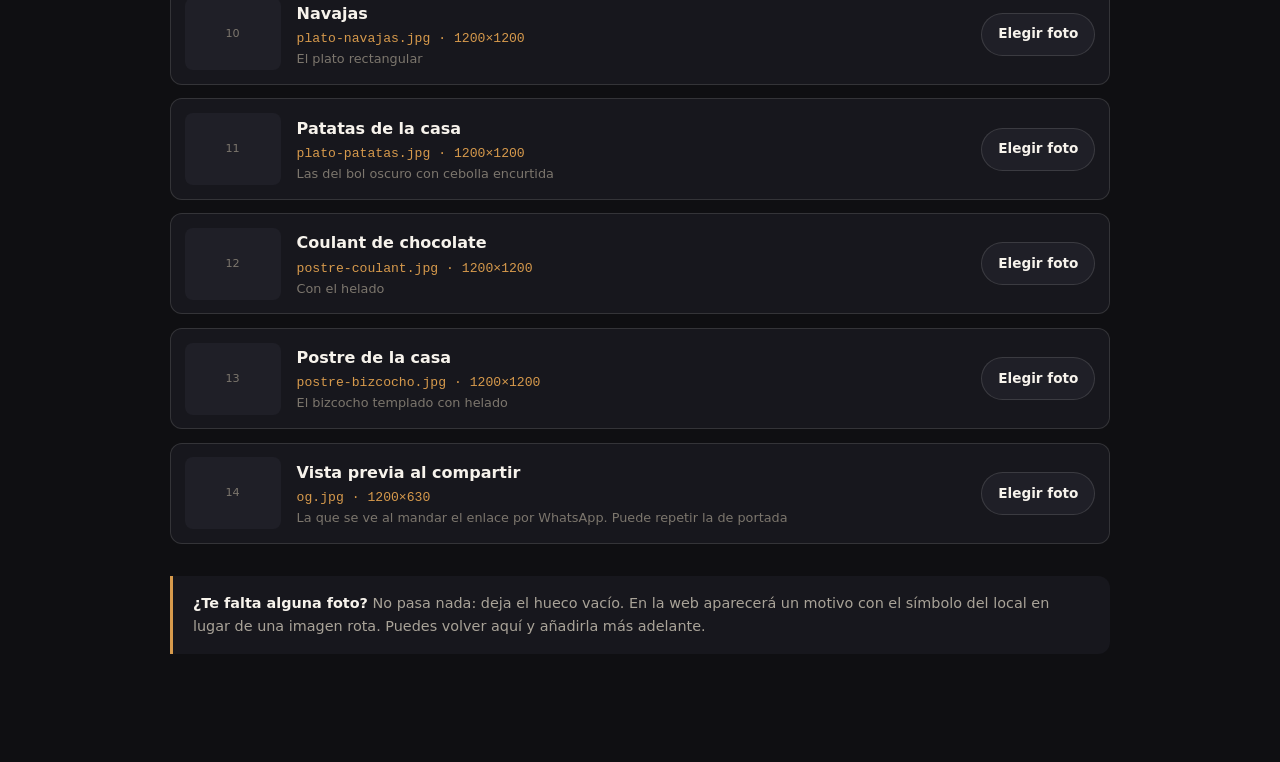
<file: herramientas/preparar-fotos.html>
<!DOCTYPE html>
<html lang="es">
<head>
<meta charset="utf-8">
<meta name="viewport" content="width=device-width, initial-scale=1">
<title>Preparar las fotos — Alkimia New Tavern</title>
<style>
  /* Herramienta de uso interno. Funciona sin conexión: no envía las fotos
     a ningún sitio, todo el procesado ocurre en tu propio navegador. */
  :root {
    --bg: #0F0F12; --panel: #17171D; --panel-2: #1F1F27;
    --fg: #F7F3EC; --muted: #A9A398; --dim: #7C766D;
    --accent: #D79A4C; --accent-ink: #1A1206;
    --ok: #6FBF73; --line: rgba(247,243,236,.13);
    --radius: 12px;
    color-scheme: dark;
  }
  * { box-sizing: border-box; }
  body {
    margin: 0; padding: 0 0 6rem;
    background: var(--bg); color: var(--fg);
    font: 16px/1.6 ui-sans-serif, system-ui, -apple-system, "Segoe UI", Roboto, sans-serif;
  }
  .wrap { max-width: 980px; margin: 0 auto; padding: 0 1.25rem; }
  header { padding: 2.5rem 0 1.5rem; border-bottom: 1px solid var(--line); margin-bottom: 2rem; }
  h1 { font-size: 1.75rem; margin: 0 0 .5rem; letter-spacing: -.02em; }
  .sub { color: var(--muted); margin: 0; max-width: 62ch; }
  .steps { counter-reset: s; list-style: none; padding: 0; margin: 1.5rem 0 0; display: grid; gap: .6rem; }
  .steps li { counter-increment: s; padding-left: 2.2rem; position: relative; color: var(--muted); }
  .steps li::before {
    content: counter(s);
    position: absolute; left: 0; top: .15rem;
    width: 1.55rem; height: 1.55rem; border-radius: 50%;
    display: grid; place-items: center;
    background: var(--accent); color: var(--accent-ink);
    font-size: .8rem; font-weight: 700;
  }
  .bulk {
    margin: 2rem 0; padding: 1.5rem; border: 2px dashed var(--line);
    border-radius: var(--radius); text-align: center; transition: .2s;
  }
  .bulk.over { border-color: var(--accent); background: rgba(215,154,76,.08); }
  .bulk p { margin: 0 0 .9rem; color: var(--muted); }
  .grid { display: grid; gap: .85rem; }
  .slot {
    display: grid; grid-template-columns: 96px 1fr auto; gap: 1rem; align-items: center;
    padding: .85rem; background: var(--panel); border: 1px solid var(--line);
    border-radius: var(--radius); transition: .2s;
  }
  .slot.over { border-color: var(--accent); background: var(--panel-2); }
  .slot.done { border-color: rgba(111,191,115,.45); }
  .thumb {
    width: 96px; height: 72px; border-radius: 8px; overflow: hidden;
    background: var(--panel-2); display: grid; place-items: center;
    color: var(--dim); font-size: .7rem; text-align: center; flex: none;
  }
  .thumb img { width: 100%; height: 100%; object-fit: cover; display: block; }
  .meta { min-width: 0; }
  .fname {
    font-family: ui-monospace, "SF Mono", Menlo, Consolas, monospace;
    font-size: .82rem; color: var(--accent); word-break: break-all;
  }
  .desc { font-weight: 600; margin: .1rem 0; }
  .hint { font-size: .8rem; color: var(--dim); }
  .state { font-size: .8rem; color: var(--ok); font-weight: 600; }
  .btn {
    appearance: none; border: 1px solid var(--line); background: var(--panel-2);
    color: var(--fg); padding: .6rem 1rem; border-radius: 999px;
    font: inherit; font-size: .85rem; font-weight: 600; cursor: pointer;
    white-space: nowrap; transition: .15s;
  }
  .btn:hover { border-color: var(--accent); color: var(--accent); }
  .btn--primary { background: var(--accent); color: var(--accent-ink); border-color: var(--accent); }
  .btn--primary:hover { background: #E8BB78; border-color: #E8BB78; color: var(--accent-ink); }
  .btn--primary:disabled { opacity: .45; cursor: not-allowed; }
  .btn--lg { padding: .95rem 1.8rem; font-size: 1rem; }
  .bar {
    position: fixed; bottom: 0; left: 0; right: 0; z-index: 10;
    background: rgba(15,15,18,.94); backdrop-filter: blur(12px);
    border-top: 1px solid var(--line); padding: 1rem 1.25rem;
  }
  .bar__in {
    max-width: 980px; margin: 0 auto;
    display: flex; align-items: center; justify-content: space-between; gap: 1rem; flex-wrap: wrap;
  }
  .count { color: var(--muted); font-size: .9rem; }
  .count b { color: var(--fg); }
  .note {
    margin-top: 2rem; padding: 1rem 1.25rem; border-left: 3px solid var(--accent);
    background: var(--panel); border-radius: 0 var(--radius) var(--radius) 0;
    color: var(--muted); font-size: .9rem;
  }
  .note b { color: var(--fg); }
  input[type=file] { display: none; }
  @media (max-width: 620px) {
    .slot { grid-template-columns: 72px 1fr; }
    .slot .btn { grid-column: 1 / -1; width: 100%; }
    .thumb { width: 72px; height: 56px; }
  }
</style>
</head>
<body>

<div class="wrap">
  <header>
    <h1>Preparar las fotos de la web</h1>
    <p class="sub">
      Esta página renombra, recorta y comprime tus fotos con los nombres y
      tamaños exactos que espera la web. Funciona sin conexión y
      <b>las fotos no salen de tu ordenador</b>: todo se procesa aquí mismo.
    </p>
    <ol class="steps">
      <li>Arrastra tus fotos a la caja de abajo, o colócalas una a una en su hueco.</li>
      <li>Comprueba que cada foto está donde toca.</li>
      <li>Pulsa <b>Descargar las fotos preparadas</b>: obtendrás un ZIP.</li>
      <li>Descomprímelo y sube esas fotos a la carpeta <code>images</code> del proyecto.</li>
    </ol>
  </header>

  <div class="bulk" id="bulk">
    <p>Arrastra aquí varias fotos de golpe y se irán colocando en orden</p>
    <button class="btn" id="bulkBtn" type="button">Elegir fotos del ordenador</button>
    <input type="file" id="bulkInput" accept="image/*" multiple>
  </div>

  <div class="grid" id="grid"></div>

  <p class="note">
    <b>¿Te falta alguna foto?</b> No pasa nada: deja el hueco vacío. En la web
    aparecerá un motivo con el símbolo del local en lugar de una imagen rota.
    Puedes volver aquí y añadirla más adelante.
  </p>
</div>

<div class="bar">
  <div class="bar__in">
    <span class="count" id="count"><b>0</b> de 14 fotos colocadas</span>
    <button class="btn btn--primary btn--lg" id="download" type="button" disabled>
      Descargar las fotos preparadas
    </button>
  </div>
</div>

<script>
(function () {
  'use strict';

  /* Cada hueco: nombre de archivo que espera la web, qué foto va y a qué
     tamaño se recorta. Los tamaños salen de cómo se muestran en la página. */
  var SLOTS = [
    { file: 'hero.jpg',                  w: 2000, h: 950,  desc: 'Portada a pantalla completa', hint: 'La mejor panorámica de la sala, con la barra al fondo' },
    { file: 'interior-barra.jpg',        w: 1600, h: 1200, desc: 'La barra',                    hint: 'Estanterías de botellas, cafetera' },
    { file: 'interior-comedor.jpg',      w: 1200, h: 1200, desc: 'El comedor',                  hint: 'Mesas de madera y sillas negras' },
    { file: 'interior-noche.jpg',        w: 1000, h: 2000, desc: 'La sala de noche (vertical)', hint: 'Con las bombillas encendidas' },
    { file: 'terraza.jpg',               w: 1600, h: 800,  desc: 'La terraza (apaisada)',       hint: 'La terraza cubierta, mejor al anochecer' },
    { file: 'plato-nachos.jpg',          w: 1600, h: 800,  desc: 'Nachos a la pastora',         hint: 'Se muestra en grande: elige una foto nítida' },
    { file: 'plato-steak-tartar.jpg',    w: 1200, h: 1200, desc: 'Tosta de steak tartar',       hint: 'Lo que más destacan en las reseñas' },
    { file: 'plato-gamba-crujiente.jpg', w: 1200, h: 1200, desc: 'Gamba crujiente',             hint: 'Con la salsa tártara' },
    { file: 'plato-tostas-anchoa.jpg',   w: 1200, h: 1200, desc: 'Tostas de anchoa',            hint: 'Las de la pizarra' },
    { file: 'plato-navajas.jpg',         w: 1200, h: 1200, desc: 'Navajas',                     hint: 'El plato rectangular' },
    { file: 'plato-patatas.jpg',         w: 1200, h: 1200, desc: 'Patatas de la casa',          hint: 'Las del bol oscuro con cebolla encurtida' },
    { file: 'postre-coulant.jpg',        w: 1200, h: 1200, desc: 'Coulant de chocolate',        hint: 'Con el helado' },
    { file: 'postre-bizcocho.jpg',       w: 1200, h: 1200, desc: 'Postre de la casa',           hint: 'El bizcocho templado con helado' },
    { file: 'og.jpg',                    w: 1200, h: 630,  desc: 'Vista previa al compartir',   hint: 'La que se ve al mandar el enlace por WhatsApp. Puede repetir la de portada' }
  ];

  var MAX_BYTES = 260 * 1024;   /* objetivo de peso por foto */
  var picked = new Array(SLOTS.length).fill(null);

  var grid = document.getElementById('grid');
  var countEl = document.getElementById('count');
  var downloadBtn = document.getElementById('download');

  /* ---------- Construcción de los huecos ---------- */

  SLOTS.forEach(function (slot, i) {
    var row = document.createElement('div');
    row.className = 'slot';
    row.dataset.index = i;
    row.innerHTML =
      '<div class="thumb" data-thumb>' + (i + 1) + '</div>' +
      '<div class="meta">' +
        '<div class="desc">' + slot.desc + '</div>' +
        '<div class="fname">' + slot.file + ' &middot; ' + slot.w + '&times;' + slot.h + '</div>' +
        '<div class="hint" data-hint>' + slot.hint + '</div>' +
      '</div>' +
      '<button class="btn" type="button" data-pick>Elegir foto</button>' +
      '<input type="file" accept="image/*" data-input>';
    grid.appendChild(row);

    var input = row.querySelector('[data-input]');
    row.querySelector('[data-pick]').addEventListener('click', function () { input.click(); });
    input.addEventListener('change', function () {
      if (input.files && input.files[0]) assign(i, input.files[0]);
    });

    /* Arrastrar una foto sobre un hueco concreto */
    ['dragenter', 'dragover'].forEach(function (ev) {
      row.addEventListener(ev, function (e) { e.preventDefault(); row.classList.add('over'); });
    });
    ['dragleave', 'drop'].forEach(function (ev) {
      row.addEventListener(ev, function () { row.classList.remove('over'); });
    });
    row.addEventListener('drop', function (e) {
      e.preventDefault();
      e.stopPropagation();
      var f = e.dataTransfer.files && e.dataTransfer.files[0];
      if (f) assign(i, f);
    });
  });

  function assign(i, file) {
    if (!file.type || file.type.indexOf('image/') !== 0) {
      alert('«' + file.name + '» no parece una imagen.');
      return;
    }
    picked[i] = file;

    var row = grid.children[i];
    var thumb = row.querySelector('[data-thumb]');
    thumb.innerHTML = '';
    var img = document.createElement('img');
    img.src = URL.createObjectURL(file);
    img.onload = function () { URL.revokeObjectURL(img.src); };
    thumb.appendChild(img);

    row.classList.add('done');
    row.querySelector('[data-hint]').innerHTML =
      '<span class="state">Lista</span> &middot; ' + file.name;
    row.querySelector('[data-pick]').textContent = 'Cambiar';
    refresh();
  }

  function refresh() {
    var n = picked.filter(Boolean).length;
    countEl.innerHTML = '<b>' + n + '</b> de ' + SLOTS.length + ' fotos colocadas';
    downloadBtn.disabled = n === 0;
  }

  /* ---------- Carga en bloque: rellena los huecos vacíos en orden ---------- */

  var bulk = document.getElementById('bulk');
  var bulkInput = document.getElementById('bulkInput');
  document.getElementById('bulkBtn').addEventListener('click', function () { bulkInput.click(); });
  bulkInput.addEventListener('change', function () { fill(bulkInput.files); });

  ['dragenter', 'dragover'].forEach(function (ev) {
    bulk.addEventListener(ev, function (e) { e.preventDefault(); bulk.classList.add('over'); });
  });
  ['dragleave', 'drop'].forEach(function (ev) {
    bulk.addEventListener(ev, function () { bulk.classList.remove('over'); });
  });
  bulk.addEventListener('drop', function (e) {
    e.preventDefault();
    fill(e.dataTransfer.files);
  });

  /* Evita que soltar una foto fuera de sitio abra el archivo en el navegador */
  ['dragover', 'drop'].forEach(function (ev) {
    document.addEventListener(ev, function (e) { e.preventDefault(); });
  });

  function fill(files) {
    var list = Array.prototype.slice.call(files).filter(function (f) {
      return f.type && f.type.indexOf('image/') === 0;
    });
    for (var k = 0, i = 0; k < list.length && i < SLOTS.length; i++) {
      if (!picked[i]) assign(i, list[k++]);
    }
  }

  /* ---------- Recorte, redimensionado y compresión ---------- */

  function process(file, tw, th) {
    return new Promise(function (resolve, reject) {
      var reader = new FileReader();
      reader.onerror = function () { reject(new Error('No se pudo leer ' + file.name)); };
      reader.onload = function () {
        var img = new Image();
        img.onerror = function () { reject(new Error('No se pudo abrir ' + file.name)); };
        img.onload = function () {
          /* No ampliamos una foto pequeña: se deformaría. Se respeta su
             tamaño real y solo se ajusta la proporción. */
          var scale = Math.min(1, img.naturalWidth / tw, img.naturalHeight / th);
          var ow = Math.max(1, Math.round(tw * scale));
          var oh = Math.max(1, Math.round(th * scale));

          var canvas = document.createElement('canvas');
          canvas.width = ow;
          canvas.height = oh;
          var ctx = canvas.getContext('2d');
          ctx.imageSmoothingQuality = 'high';

          /* Recorte centrado que llena el marco sin deformar (como object-fit: cover) */
          var sr = img.naturalWidth / img.naturalHeight;
          var dr = tw / th;
          var sw, sh, sx, sy;
          if (sr > dr) {                      /* origen más apaisado: recorta a los lados */
            sh = img.naturalHeight;
            sw = sh * dr;
            sx = (img.naturalWidth - sw) / 2;
            sy = 0;
          } else {                            /* origen más vertical: recorta arriba y abajo */
            sw = img.naturalWidth;
            sh = sw / dr;
            sx = 0;
            sy = (img.naturalHeight - sh) / 2;
          }
          ctx.drawImage(img, sx, sy, sw, sh, 0, 0, ow, oh);

          /* Baja la calidad por pasos hasta entrar en el peso objetivo */
          var qualities = [0.86, 0.78, 0.7, 0.62, 0.55];
          var qi = 0;
          (function attempt() {
            canvas.toBlob(function (blob) {
              if (!blob) { reject(new Error('No se pudo convertir ' + file.name)); return; }
              if (blob.size <= MAX_BYTES || qi >= qualities.length - 1) {
                blob.arrayBuffer().then(function (buf) {
                  resolve({ bytes: new Uint8Array(buf), w: ow, h: oh });
                }, reject);
                return;
              }
              qi++;
              attempt();
            }, 'image/jpeg', qualities[qi]);
          })();
        };
        img.src = reader.result;
      };
      reader.readAsDataURL(file);
    });
  }

  /* ---------- Empaquetado ZIP (sin comprimir: el JPEG ya lo está) ---------- */

  var CRC_TABLE = (function () {
    var t = new Uint32Array(256);
    for (var n = 0; n < 256; n++) {
      var c = n;
      for (var k = 0; k < 8; k++) c = (c & 1) ? (0xEDB88320 ^ (c >>> 1)) : (c >>> 1);
      t[n] = c >>> 0;
    }
    return t;
  })();

  function crc32(data) {
    var c = 0xFFFFFFFF;
    for (var i = 0; i < data.length; i++) c = CRC_TABLE[(c ^ data[i]) & 0xFF] ^ (c >>> 8);
    return (c ^ 0xFFFFFFFF) >>> 0;
  }

  function zip(entries) {
    var chunks = [], central = [], offset = 0;
    var now = new Date();
    var dosTime = ((now.getHours() & 31) << 11) | ((now.getMinutes() & 63) << 5) | ((now.getSeconds() / 2) & 31);
    var dosDate = (((now.getFullYear() - 1980) & 127) << 9) | (((now.getMonth() + 1) & 15) << 5) | (now.getDate() & 31);

    entries.forEach(function (e) {
      var name = new TextEncoder().encode(e.name);
      var crc = crc32(e.data);
      var size = e.data.length;

      var local = new DataView(new ArrayBuffer(30));
      local.setUint32(0, 0x04034b50, true);   /* firma de cabecera local */
      local.setUint16(4, 20, true);           /* versión necesaria */
      local.setUint16(6, 0x0800, true);       /* nombres en UTF-8 */
      local.setUint16(8, 0, true);            /* método 0: almacenado */
      local.setUint16(10, dosTime, true);
      local.setUint16(12, dosDate, true);
      local.setUint32(14, crc, true);
      local.setUint32(18, size, true);
      local.setUint32(22, size, true);
      local.setUint16(26, name.length, true);
      local.setUint16(28, 0, true);
      chunks.push(new Uint8Array(local.buffer), name, e.data);

      var cd = new DataView(new ArrayBuffer(46));
      cd.setUint32(0, 0x02014b50, true);      /* firma de directorio central */
      cd.setUint16(4, 20, true);
      cd.setUint16(6, 20, true);
      cd.setUint16(8, 0x0800, true);
      cd.setUint16(10, 0, true);
      cd.setUint16(12, dosTime, true);
      cd.setUint16(14, dosDate, true);
      cd.setUint32(16, crc, true);
      cd.setUint32(20, size, true);
      cd.setUint32(24, size, true);
      cd.setUint16(28, name.length, true);
      cd.setUint32(42, offset, true);
      central.push(new Uint8Array(cd.buffer), name);

      offset += 30 + name.length + size;
    });

    var centralSize = central.reduce(function (a, b) { return a + b.length; }, 0);
    var end = new DataView(new ArrayBuffer(22));
    end.setUint32(0, 0x06054b50, true);       /* fin del directorio central */
    end.setUint16(8, entries.length, true);
    end.setUint16(10, entries.length, true);
    end.setUint32(12, centralSize, true);
    end.setUint32(16, offset, true);

    return new Blob(chunks.concat(central, [new Uint8Array(end.buffer)]), { type: 'application/zip' });
  }

  /* ---------- Descarga ---------- */

  downloadBtn.addEventListener('click', function () {
    var jobs = [];
    picked.forEach(function (file, i) {
      if (file) jobs.push({ i: i, file: file });
    });
    if (!jobs.length) return;

    downloadBtn.disabled = true;
    var original = downloadBtn.textContent;
    var done = 0;

    Promise.all(jobs.map(function (job) {
      var slot = SLOTS[job.i];
      return process(job.file, slot.w, slot.h).then(function (out) {
        done++;
        downloadBtn.textContent = 'Preparando… ' + done + '/' + jobs.length;
        return { name: slot.file, data: out.bytes };
      });
    })).then(function (entries) {
      var blob = zip(entries);
      var url = URL.createObjectURL(blob);
      var a = document.createElement('a');
      a.href = url;
      a.download = 'fotos-alkimia.zip';
      document.body.appendChild(a);
      a.click();
      document.body.removeChild(a);
      setTimeout(function () { URL.revokeObjectURL(url); }, 4000);

      var kb = Math.round(blob.size / 1024);
      downloadBtn.textContent = 'Descargado (' + kb + ' KB) — descargar otra vez';
      downloadBtn.disabled = false;
    }).catch(function (err) {
      alert('Ha fallado el procesado: ' + err.message);
      downloadBtn.textContent = original;
      downloadBtn.disabled = false;
    });
  });

  refresh();
})();
</script>
</body>
</html>
</file>
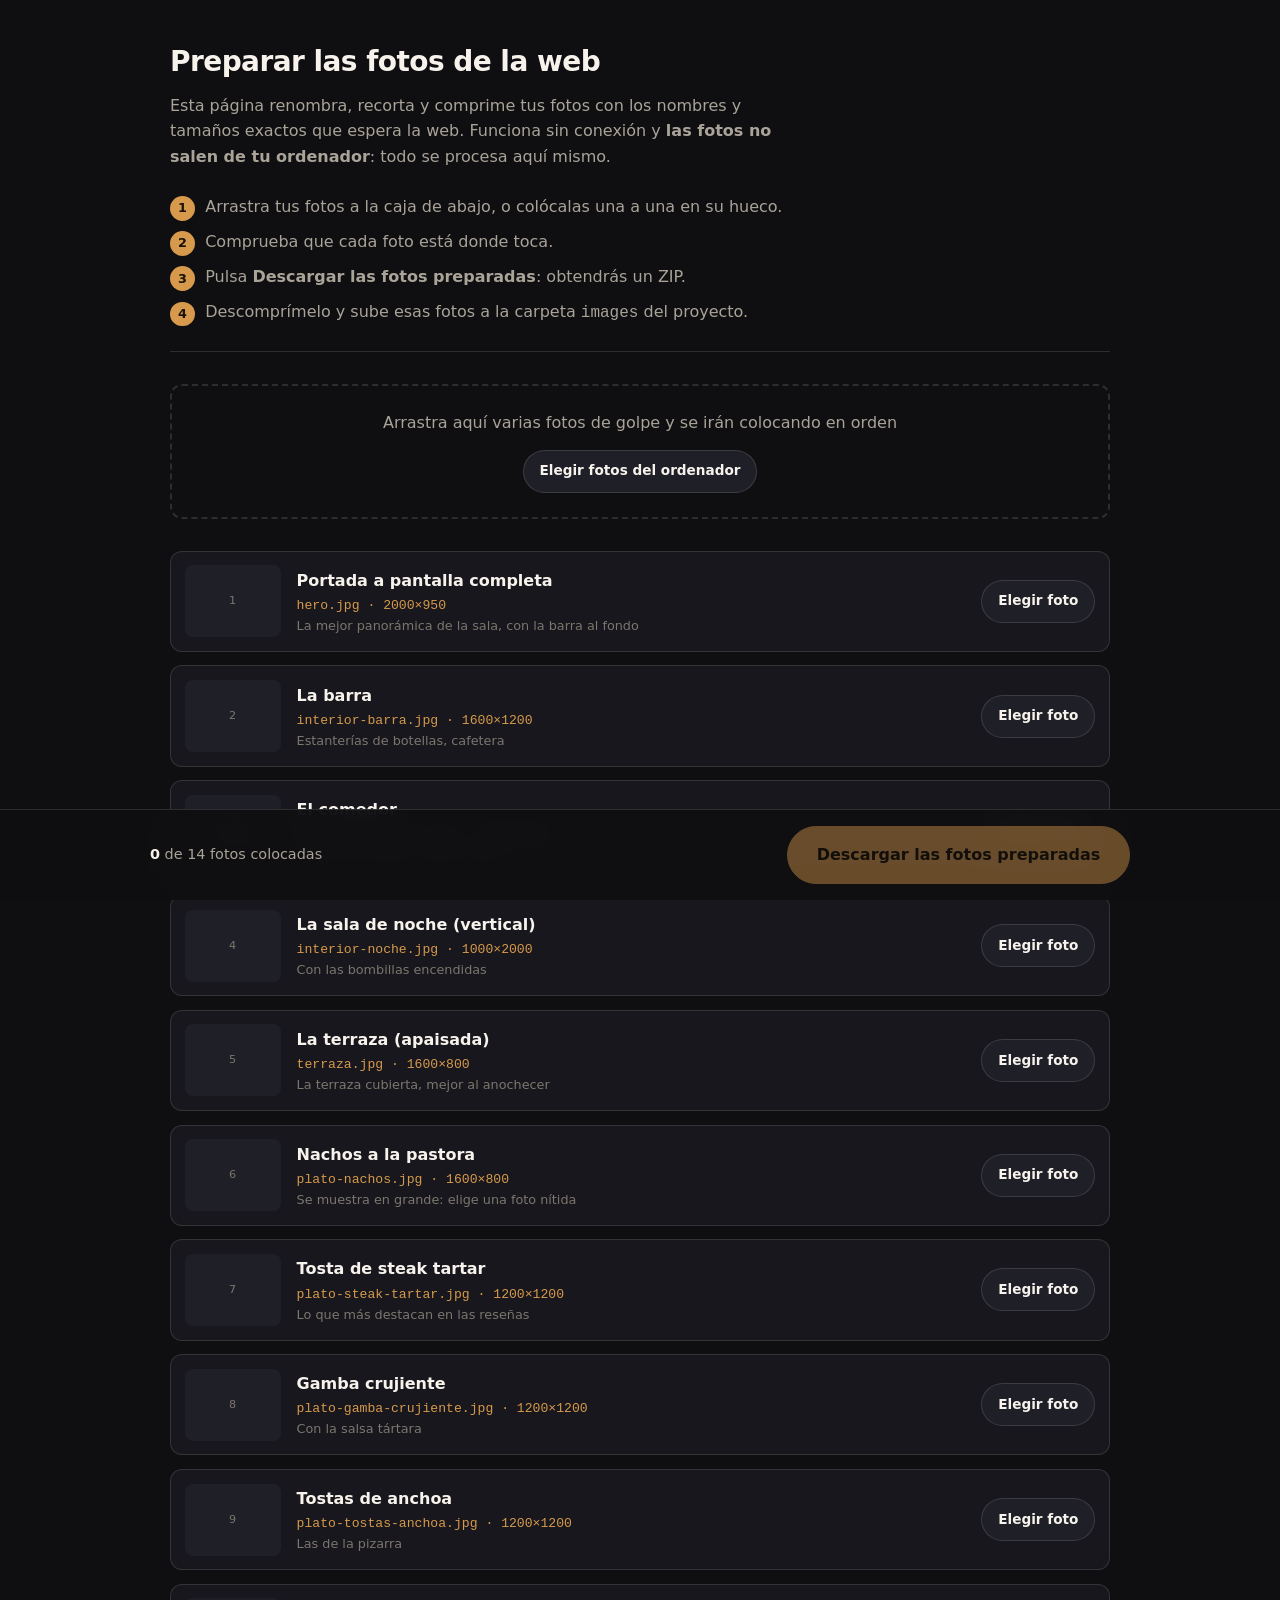
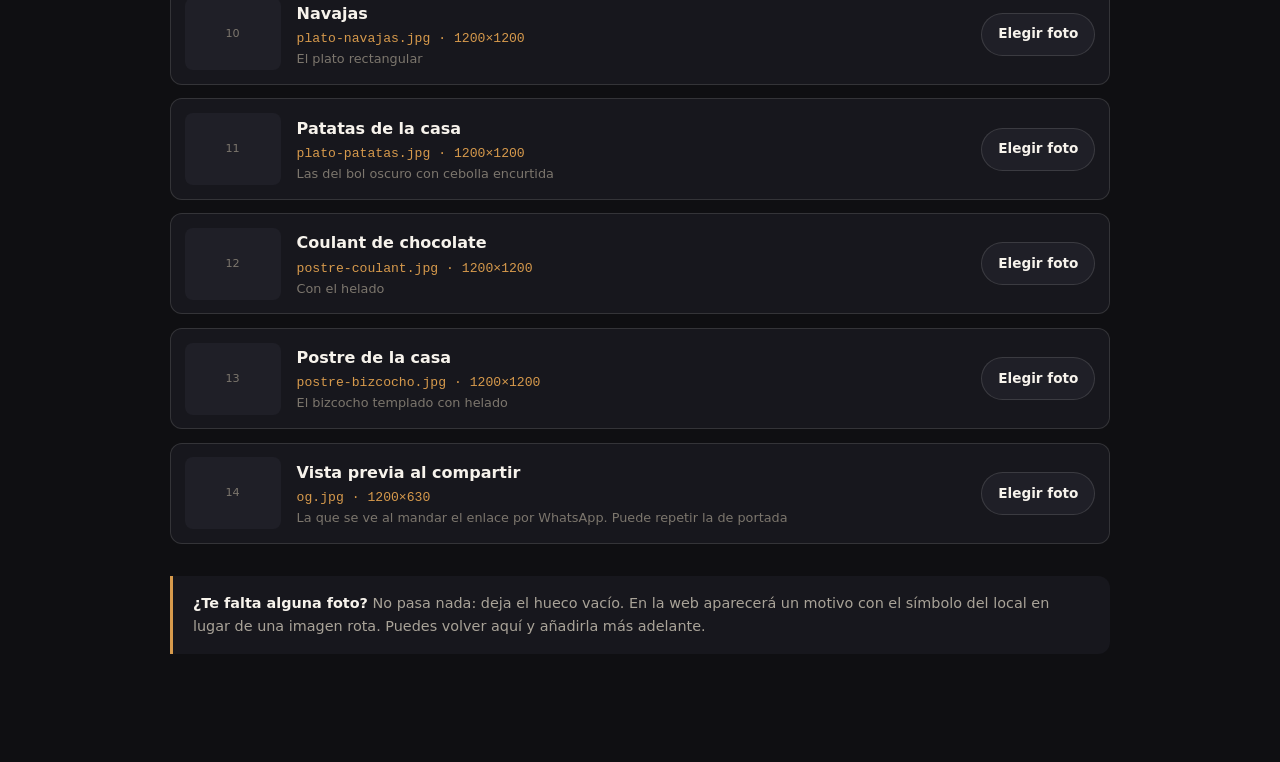
<file: .claude/skills/webs-para-locales/plantillas/preparar-fotos.html>
<!DOCTYPE html>
<html lang="es">
<head>
<meta charset="utf-8">
<meta name="viewport" content="width=device-width, initial-scale=1">
<title>Preparar las fotos — [NOMBRE DEL LOCAL]</title>
<style>
  /* Herramienta de uso interno. Funciona sin conexión: no envía las fotos
     a ningún sitio, todo el procesado ocurre en tu propio navegador. */
  :root {
    --bg: #0F0F12; --panel: #17171D; --panel-2: #1F1F27;
    --fg: #F7F3EC; --muted: #A9A398; --dim: #7C766D;
    --accent: #D79A4C; --accent-ink: #1A1206;
    --ok: #6FBF73; --line: rgba(247,243,236,.13);
    --radius: 12px;
    color-scheme: dark;
  }
  * { box-sizing: border-box; }
  body {
    margin: 0; padding: 0 0 6rem;
    background: var(--bg); color: var(--fg);
    font: 16px/1.6 ui-sans-serif, system-ui, -apple-system, "Segoe UI", Roboto, sans-serif;
  }
  .wrap { max-width: 980px; margin: 0 auto; padding: 0 1.25rem; }
  header { padding: 2.5rem 0 1.5rem; border-bottom: 1px solid var(--line); margin-bottom: 2rem; }
  h1 { font-size: 1.75rem; margin: 0 0 .5rem; letter-spacing: -.02em; }
  .sub { color: var(--muted); margin: 0; max-width: 62ch; }
  .steps { counter-reset: s; list-style: none; padding: 0; margin: 1.5rem 0 0; display: grid; gap: .6rem; }
  .steps li { counter-increment: s; padding-left: 2.2rem; position: relative; color: var(--muted); }
  .steps li::before {
    content: counter(s);
    position: absolute; left: 0; top: .15rem;
    width: 1.55rem; height: 1.55rem; border-radius: 50%;
    display: grid; place-items: center;
    background: var(--accent); color: var(--accent-ink);
    font-size: .8rem; font-weight: 700;
  }
  .bulk {
    margin: 2rem 0; padding: 1.5rem; border: 2px dashed var(--line);
    border-radius: var(--radius); text-align: center; transition: .2s;
  }
  .bulk.over { border-color: var(--accent); background: rgba(215,154,76,.08); }
  .bulk p { margin: 0 0 .9rem; color: var(--muted); }
  .grid { display: grid; gap: .85rem; }
  .slot {
    display: grid; grid-template-columns: 96px 1fr auto; gap: 1rem; align-items: center;
    padding: .85rem; background: var(--panel); border: 1px solid var(--line);
    border-radius: var(--radius); transition: .2s;
  }
  .slot.over { border-color: var(--accent); background: var(--panel-2); }
  .slot.done { border-color: rgba(111,191,115,.45); }
  .thumb {
    width: 96px; height: 72px; border-radius: 8px; overflow: hidden;
    background: var(--panel-2); display: grid; place-items: center;
    color: var(--dim); font-size: .7rem; text-align: center; flex: none;
  }
  .thumb img { width: 100%; height: 100%; object-fit: cover; display: block; }
  .meta { min-width: 0; }
  .fname {
    font-family: ui-monospace, "SF Mono", Menlo, Consolas, monospace;
    font-size: .82rem; color: var(--accent); word-break: break-all;
  }
  .desc { font-weight: 600; margin: .1rem 0; }
  .hint { font-size: .8rem; color: var(--dim); }
  .state { font-size: .8rem; color: var(--ok); font-weight: 600; }
  .btn {
    appearance: none; border: 1px solid var(--line); background: var(--panel-2);
    color: var(--fg); padding: .6rem 1rem; border-radius: 999px;
    font: inherit; font-size: .85rem; font-weight: 600; cursor: pointer;
    white-space: nowrap; transition: .15s;
  }
  .btn:hover { border-color: var(--accent); color: var(--accent); }
  .btn--primary { background: var(--accent); color: var(--accent-ink); border-color: var(--accent); }
  .btn--primary:hover { background: #E8BB78; border-color: #E8BB78; color: var(--accent-ink); }
  .btn--primary:disabled { opacity: .45; cursor: not-allowed; }
  .btn--lg { padding: .95rem 1.8rem; font-size: 1rem; }
  .bar {
    position: fixed; bottom: 0; left: 0; right: 0; z-index: 10;
    background: rgba(15,15,18,.94); backdrop-filter: blur(12px);
    border-top: 1px solid var(--line); padding: 1rem 1.25rem;
  }
  .bar__in {
    max-width: 980px; margin: 0 auto;
    display: flex; align-items: center; justify-content: space-between; gap: 1rem; flex-wrap: wrap;
  }
  .count { color: var(--muted); font-size: .9rem; }
  .count b { color: var(--fg); }
  .note {
    margin-top: 2rem; padding: 1rem 1.25rem; border-left: 3px solid var(--accent);
    background: var(--panel); border-radius: 0 var(--radius) var(--radius) 0;
    color: var(--muted); font-size: .9rem;
  }
  .note b { color: var(--fg); }
  input[type=file] { display: none; }
  @media (max-width: 620px) {
    .slot { grid-template-columns: 72px 1fr; }
    .slot .btn { grid-column: 1 / -1; width: 100%; }
    .thumb { width: 72px; height: 56px; }
  }
</style>
</head>
<body>

<div class="wrap">
  <header>
    <h1>Preparar las fotos de la web</h1>
    <p class="sub">
      Esta página renombra, recorta y comprime tus fotos con los nombres y
      tamaños exactos que espera la web. Funciona sin conexión y
      <b>las fotos no salen de tu ordenador</b>: todo se procesa aquí mismo.
    </p>
    <ol class="steps">
      <li>Arrastra tus fotos a la caja de abajo, o colócalas una a una en su hueco.</li>
      <li>Comprueba que cada foto está donde toca.</li>
      <li>Pulsa <b>Descargar las fotos preparadas</b>: obtendrás un ZIP.</li>
      <li>Descomprímelo y sube esas fotos a la carpeta <code>images</code> del proyecto.</li>
    </ol>
  </header>

  <div class="bulk" id="bulk">
    <p>Arrastra aquí varias fotos de golpe y se irán colocando en orden</p>
    <button class="btn" id="bulkBtn" type="button">Elegir fotos del ordenador</button>
    <input type="file" id="bulkInput" accept="image/*" multiple>
  </div>

  <div class="grid" id="grid"></div>

  <p class="note">
    <b>¿Te falta alguna foto?</b> No pasa nada: deja el hueco vacío. En la web
    aparecerá un motivo con el símbolo del local en lugar de una imagen rota.
    Puedes volver aquí y añadirla más adelante.
  </p>
</div>

<div class="bar">
  <div class="bar__in">
    <span class="count" id="count"><b>0</b> de 14 fotos colocadas</span>
    <button class="btn btn--primary btn--lg" id="download" type="button" disabled>
      Descargar las fotos preparadas
    </button>
  </div>
</div>

<script>
(function () {
  'use strict';

  /* ADAPTAR POR PROYECTO.
     Cada hueco: nombre de archivo que espera la web, qué foto va y a qué tamaño
     se recorta. Los tamaños salen de cómo se muestra cada imagen en la página.
     "desc" y "hint" los lee el cliente: escríbelos en lenguaje llano, sin
     tecnicismos ni nombres de clases CSS. */
  var SLOTS = [
    { file: 'hero.jpg',                  w: 2000, h: 950,  desc: 'Portada a pantalla completa', hint: 'La mejor panorámica de la sala, con la barra al fondo' },
    { file: 'interior-barra.jpg',        w: 1600, h: 1200, desc: 'La barra',                    hint: 'Estanterías de botellas, cafetera' },
    { file: 'interior-comedor.jpg',      w: 1200, h: 1200, desc: 'El comedor',                  hint: 'Mesas de madera y sillas negras' },
    { file: 'interior-noche.jpg',        w: 1000, h: 2000, desc: 'La sala de noche (vertical)', hint: 'Con las bombillas encendidas' },
    { file: 'terraza.jpg',               w: 1600, h: 800,  desc: 'La terraza (apaisada)',       hint: 'La terraza cubierta, mejor al anochecer' },
    { file: 'plato-nachos.jpg',          w: 1600, h: 800,  desc: 'Nachos a la pastora',         hint: 'Se muestra en grande: elige una foto nítida' },
    { file: 'plato-steak-tartar.jpg',    w: 1200, h: 1200, desc: 'Tosta de steak tartar',       hint: 'Lo que más destacan en las reseñas' },
    { file: 'plato-gamba-crujiente.jpg', w: 1200, h: 1200, desc: 'Gamba crujiente',             hint: 'Con la salsa tártara' },
    { file: 'plato-tostas-anchoa.jpg',   w: 1200, h: 1200, desc: 'Tostas de anchoa',            hint: 'Las de la pizarra' },
    { file: 'plato-navajas.jpg',         w: 1200, h: 1200, desc: 'Navajas',                     hint: 'El plato rectangular' },
    { file: 'plato-patatas.jpg',         w: 1200, h: 1200, desc: 'Patatas de la casa',          hint: 'Las del bol oscuro con cebolla encurtida' },
    { file: 'postre-coulant.jpg',        w: 1200, h: 1200, desc: 'Coulant de chocolate',        hint: 'Con el helado' },
    { file: 'postre-bizcocho.jpg',       w: 1200, h: 1200, desc: 'Postre de la casa',           hint: 'El bizcocho templado con helado' },
    { file: 'og.jpg',                    w: 1200, h: 630,  desc: 'Vista previa al compartir',   hint: 'La que se ve al mandar el enlace por WhatsApp. Puede repetir la de portada' }
  ];

  var MAX_BYTES = 260 * 1024;   /* objetivo de peso por foto */
  var picked = new Array(SLOTS.length).fill(null);

  var grid = document.getElementById('grid');
  var countEl = document.getElementById('count');
  var downloadBtn = document.getElementById('download');

  /* ---------- Construcción de los huecos ---------- */

  SLOTS.forEach(function (slot, i) {
    var row = document.createElement('div');
    row.className = 'slot';
    row.dataset.index = i;
    row.innerHTML =
      '<div class="thumb" data-thumb>' + (i + 1) + '</div>' +
      '<div class="meta">' +
        '<div class="desc">' + slot.desc + '</div>' +
        '<div class="fname">' + slot.file + ' &middot; ' + slot.w + '&times;' + slot.h + '</div>' +
        '<div class="hint" data-hint>' + slot.hint + '</div>' +
      '</div>' +
      '<button class="btn" type="button" data-pick>Elegir foto</button>' +
      '<input type="file" accept="image/*" data-input>';
    grid.appendChild(row);

    var input = row.querySelector('[data-input]');
    row.querySelector('[data-pick]').addEventListener('click', function () { input.click(); });
    input.addEventListener('change', function () {
      if (input.files && input.files[0]) assign(i, input.files[0]);
    });

    /* Arrastrar una foto sobre un hueco concreto */
    ['dragenter', 'dragover'].forEach(function (ev) {
      row.addEventListener(ev, function (e) { e.preventDefault(); row.classList.add('over'); });
    });
    ['dragleave', 'drop'].forEach(function (ev) {
      row.addEventListener(ev, function () { row.classList.remove('over'); });
    });
    row.addEventListener('drop', function (e) {
      e.preventDefault();
      e.stopPropagation();
      var f = e.dataTransfer.files && e.dataTransfer.files[0];
      if (f) assign(i, f);
    });
  });

  function assign(i, file) {
    if (!file.type || file.type.indexOf('image/') !== 0) {
      alert('«' + file.name + '» no parece una imagen.');
      return;
    }
    picked[i] = file;

    var row = grid.children[i];
    var thumb = row.querySelector('[data-thumb]');
    thumb.innerHTML = '';
    var img = document.createElement('img');
    img.src = URL.createObjectURL(file);
    img.onload = function () { URL.revokeObjectURL(img.src); };
    thumb.appendChild(img);

    row.classList.add('done');
    row.querySelector('[data-hint]').innerHTML =
      '<span class="state">Lista</span> &middot; ' + file.name;
    row.querySelector('[data-pick]').textContent = 'Cambiar';
    refresh();
  }

  function refresh() {
    var n = picked.filter(Boolean).length;
    countEl.innerHTML = '<b>' + n + '</b> de ' + SLOTS.length + ' fotos colocadas';
    downloadBtn.disabled = n === 0;
  }

  /* ---------- Carga en bloque: rellena los huecos vacíos en orden ---------- */

  var bulk = document.getElementById('bulk');
  var bulkInput = document.getElementById('bulkInput');
  document.getElementById('bulkBtn').addEventListener('click', function () { bulkInput.click(); });
  bulkInput.addEventListener('change', function () { fill(bulkInput.files); });

  ['dragenter', 'dragover'].forEach(function (ev) {
    bulk.addEventListener(ev, function (e) { e.preventDefault(); bulk.classList.add('over'); });
  });
  ['dragleave', 'drop'].forEach(function (ev) {
    bulk.addEventListener(ev, function () { bulk.classList.remove('over'); });
  });
  bulk.addEventListener('drop', function (e) {
    e.preventDefault();
    fill(e.dataTransfer.files);
  });

  /* Evita que soltar una foto fuera de sitio abra el archivo en el navegador */
  ['dragover', 'drop'].forEach(function (ev) {
    document.addEventListener(ev, function (e) { e.preventDefault(); });
  });

  function fill(files) {
    var list = Array.prototype.slice.call(files).filter(function (f) {
      return f.type && f.type.indexOf('image/') === 0;
    });
    for (var k = 0, i = 0; k < list.length && i < SLOTS.length; i++) {
      if (!picked[i]) assign(i, list[k++]);
    }
  }

  /* ---------- Recorte, redimensionado y compresión ---------- */

  function process(file, tw, th) {
    return new Promise(function (resolve, reject) {
      var reader = new FileReader();
      reader.onerror = function () { reject(new Error('No se pudo leer ' + file.name)); };
      reader.onload = function () {
        var img = new Image();
        img.onerror = function () { reject(new Error('No se pudo abrir ' + file.name)); };
        img.onload = function () {
          /* No ampliamos una foto pequeña: se deformaría. Se respeta su
             tamaño real y solo se ajusta la proporción. */
          var scale = Math.min(1, img.naturalWidth / tw, img.naturalHeight / th);
          var ow = Math.max(1, Math.round(tw * scale));
          var oh = Math.max(1, Math.round(th * scale));

          var canvas = document.createElement('canvas');
          canvas.width = ow;
          canvas.height = oh;
          var ctx = canvas.getContext('2d');
          ctx.imageSmoothingQuality = 'high';

          /* Recorte centrado que llena el marco sin deformar (como object-fit: cover) */
          var sr = img.naturalWidth / img.naturalHeight;
          var dr = tw / th;
          var sw, sh, sx, sy;
          if (sr > dr) {                      /* origen más apaisado: recorta a los lados */
            sh = img.naturalHeight;
            sw = sh * dr;
            sx = (img.naturalWidth - sw) / 2;
            sy = 0;
          } else {                            /* origen más vertical: recorta arriba y abajo */
            sw = img.naturalWidth;
            sh = sw / dr;
            sx = 0;
            sy = (img.naturalHeight - sh) / 2;
          }
          ctx.drawImage(img, sx, sy, sw, sh, 0, 0, ow, oh);

          /* Baja la calidad por pasos hasta entrar en el peso objetivo */
          var qualities = [0.86, 0.78, 0.7, 0.62, 0.55];
          var qi = 0;
          (function attempt() {
            canvas.toBlob(function (blob) {
              if (!blob) { reject(new Error('No se pudo convertir ' + file.name)); return; }
              if (blob.size <= MAX_BYTES || qi >= qualities.length - 1) {
                blob.arrayBuffer().then(function (buf) {
                  resolve({ bytes: new Uint8Array(buf), w: ow, h: oh });
                }, reject);
                return;
              }
              qi++;
              attempt();
            }, 'image/jpeg', qualities[qi]);
          })();
        };
        img.src = reader.result;
      };
      reader.readAsDataURL(file);
    });
  }

  /* ---------- Empaquetado ZIP (sin comprimir: el JPEG ya lo está) ---------- */

  var CRC_TABLE = (function () {
    var t = new Uint32Array(256);
    for (var n = 0; n < 256; n++) {
      var c = n;
      for (var k = 0; k < 8; k++) c = (c & 1) ? (0xEDB88320 ^ (c >>> 1)) : (c >>> 1);
      t[n] = c >>> 0;
    }
    return t;
  })();

  function crc32(data) {
    var c = 0xFFFFFFFF;
    for (var i = 0; i < data.length; i++) c = CRC_TABLE[(c ^ data[i]) & 0xFF] ^ (c >>> 8);
    return (c ^ 0xFFFFFFFF) >>> 0;
  }

  function zip(entries) {
    var chunks = [], central = [], offset = 0;
    var now = new Date();
    var dosTime = ((now.getHours() & 31) << 11) | ((now.getMinutes() & 63) << 5) | ((now.getSeconds() / 2) & 31);
    var dosDate = (((now.getFullYear() - 1980) & 127) << 9) | (((now.getMonth() + 1) & 15) << 5) | (now.getDate() & 31);

    entries.forEach(function (e) {
      var name = new TextEncoder().encode(e.name);
      var crc = crc32(e.data);
      var size = e.data.length;

      var local = new DataView(new ArrayBuffer(30));
      local.setUint32(0, 0x04034b50, true);   /* firma de cabecera local */
      local.setUint16(4, 20, true);           /* versión necesaria */
      local.setUint16(6, 0x0800, true);       /* nombres en UTF-8 */
      local.setUint16(8, 0, true);            /* método 0: almacenado */
      local.setUint16(10, dosTime, true);
      local.setUint16(12, dosDate, true);
      local.setUint32(14, crc, true);
      local.setUint32(18, size, true);
      local.setUint32(22, size, true);
      local.setUint16(26, name.length, true);
      local.setUint16(28, 0, true);
      chunks.push(new Uint8Array(local.buffer), name, e.data);

      var cd = new DataView(new ArrayBuffer(46));
      cd.setUint32(0, 0x02014b50, true);      /* firma de directorio central */
      cd.setUint16(4, 20, true);
      cd.setUint16(6, 20, true);
      cd.setUint16(8, 0x0800, true);
      cd.setUint16(10, 0, true);
      cd.setUint16(12, dosTime, true);
      cd.setUint16(14, dosDate, true);
      cd.setUint32(16, crc, true);
      cd.setUint32(20, size, true);
      cd.setUint32(24, size, true);
      cd.setUint16(28, name.length, true);
      cd.setUint32(42, offset, true);
      central.push(new Uint8Array(cd.buffer), name);

      offset += 30 + name.length + size;
    });

    var centralSize = central.reduce(function (a, b) { return a + b.length; }, 0);
    var end = new DataView(new ArrayBuffer(22));
    end.setUint32(0, 0x06054b50, true);       /* fin del directorio central */
    end.setUint16(8, entries.length, true);
    end.setUint16(10, entries.length, true);
    end.setUint32(12, centralSize, true);
    end.setUint32(16, offset, true);

    return new Blob(chunks.concat(central, [new Uint8Array(end.buffer)]), { type: 'application/zip' });
  }

  /* ---------- Descarga ---------- */

  downloadBtn.addEventListener('click', function () {
    var jobs = [];
    picked.forEach(function (file, i) {
      if (file) jobs.push({ i: i, file: file });
    });
    if (!jobs.length) return;

    downloadBtn.disabled = true;
    var original = downloadBtn.textContent;
    var done = 0;

    Promise.all(jobs.map(function (job) {
      var slot = SLOTS[job.i];
      return process(job.file, slot.w, slot.h).then(function (out) {
        done++;
        downloadBtn.textContent = 'Preparando… ' + done + '/' + jobs.length;
        return { name: slot.file, data: out.bytes };
      });
    })).then(function (entries) {
      var blob = zip(entries);
      var url = URL.createObjectURL(blob);
      var a = document.createElement('a');
      a.href = url;
      a.download = 'fotos-web.zip';
      document.body.appendChild(a);
      a.click();
      document.body.removeChild(a);
      setTimeout(function () { URL.revokeObjectURL(url); }, 4000);

      var kb = Math.round(blob.size / 1024);
      downloadBtn.textContent = 'Descargado (' + kb + ' KB) — descargar otra vez';
      downloadBtn.disabled = false;
    }).catch(function (err) {
      alert('Ha fallado el procesado: ' + err.message);
      downloadBtn.textContent = original;
      downloadBtn.disabled = false;
    });
  });

  refresh();
})();
</script>
</body>
</html>
</file>
<file: styles.css>
/* ==========================================================================
   ALKIMIA NEW TAVERN — Hoja de estilos
   --------------------------------------------------------------------------
   Índice
   01. Reset y base
   02. Tokens de diseño (color, tipografía, espacio, sombras)
   03. Tipografía y utilidades
   04. Botones y controles
   05. Cabecera y navegación
   06. Hero
   07. Marquesina de platos
   08. Sobre nosotros
   09. Carta
   10. Galería y lightbox
   11. Reseñas
   12. Información práctica
   13. Servicios
   14. Mapa
   15. Reserva (CTA final)
   16. Pie de página
   17. Animaciones de scroll
   18. Páginas legales
   19. Responsive
   ========================================================================== */

/* ==========================================================================
   01. RESET Y BASE
   ========================================================================== */

*,
*::before,
*::after { box-sizing: border-box; }

html {
  -webkit-text-size-adjust: 100%;
  scroll-behavior: smooth;
  /* Compensa la cabecera fija al saltar con anclas */
  scroll-padding-top: 88px;
}

body,
h1, h2, h3, h4, h5, h6,
p, figure, blockquote, dl, dd, ul, ol {
  margin: 0;
}

ul[role="list"],
ol[role="list"] {
  list-style: none;
  padding: 0;
}

img,
picture,
svg,
video {
  display: block;
  max-width: 100%;
}

input,
button,
textarea,
select {
  font: inherit;
  color: inherit;
}

button { background: none; border: 0; cursor: pointer; }

a { color: inherit; }

/* Respeta la preferencia del sistema de movimiento reducido */
@media (prefers-reduced-motion: reduce) {
  html { scroll-behavior: auto; }
  *,
  *::before,
  *::after {
    animation-duration: 0.01ms !important;
    animation-iteration-count: 1 !important;
    transition-duration: 0.01ms !important;
    scroll-behavior: auto !important;
  }
}

/* ==========================================================================
   02. TOKENS DE DISEÑO
   --------------------------------------------------------------------------
   El tema oscuro es el predeterminado: encaja con el carácter de taberna
   contemporánea del local. El claro se activa con [data-theme="light"].
   ========================================================================== */

:root {
  /* --- Paleta cruda --- */
  --c-ink-900:   #0B0B0D;
  --c-ink-800:   #111115;
  --c-ink-700:   #17171D;
  --c-ink-600:   #1F1F27;
  --c-ink-500:   #2B2B35;

  --c-cream-50:  #FBF9F5;
  --c-cream-100: #F7F3EC;
  --c-cream-200: #EDE6D9;
  --c-cream-300: #D8CFC0;

  --c-copper-300: #E8BB78;
  --c-copper-400: #D79A4C;
  --c-copper-500: #C2822F;
  --c-copper-600: #9A6520;
  --c-copper-700: #7E5217;

  --c-sage-400:  #8A9A79;
  --c-sage-600:  #5C6B4E;

  /* --- Tokens semánticos: TEMA OSCURO (por defecto) --- */
  --bg:           var(--c-ink-900);
  --bg-elev:      var(--c-ink-800);
  --bg-elev-2:    var(--c-ink-700);
  --bg-elev-3:    var(--c-ink-600);
  --fg:           var(--c-cream-100);
  --fg-muted:     #B4AEA4;
  --fg-dim:       #857F76;
  --accent:       var(--c-copper-400);
  --accent-strong:var(--c-copper-300);
  --accent-ink:   #1A1206;   /* texto sobre fondo cobre */
  --border:       rgba(247, 243, 236, 0.13);
  --border-strong:rgba(247, 243, 236, 0.24);
  --overlay:      rgba(11, 11, 13, 0.72);
  --scrim: linear-gradient(
      to top,
      rgba(11, 11, 13, 0.94) 0%,
      rgba(11, 11, 13, 0.72) 28%,
      rgba(11, 11, 13, 0.34) 58%,
      rgba(11, 11, 13, 0.52) 100%);

  /* --- Tipografía --- */
  --font-display: "Fraunces", "Iowan Old Style", "Palatino Linotype", Palatino,
                  Georgia, "Times New Roman", serif;
  --font-body:    "Manrope", ui-sans-serif, system-ui, -apple-system,
                  "Segoe UI", Roboto, "Helvetica Neue", Arial, sans-serif;

  /* Escala fluida: se adapta sin saltos entre 360px y 1440px */
  --step--2: clamp(0.72rem, 0.70rem + 0.10vw, 0.78rem);
  --step--1: clamp(0.82rem, 0.79rem + 0.15vw, 0.92rem);
  --step-0:  clamp(0.98rem, 0.94rem + 0.20vw, 1.08rem);
  --step-1:  clamp(1.15rem, 1.08rem + 0.36vw, 1.38rem);
  --step-2:  clamp(1.38rem, 1.24rem + 0.68vw, 1.86rem);
  --step-3:  clamp(1.66rem, 1.42rem + 1.16vw, 2.50rem);
  --step-4:  clamp(2.00rem, 1.60rem + 1.94vw, 3.38rem);
  --step-5:  clamp(2.40rem, 1.76rem + 3.10vw, 4.56rem);
  --step-6:  clamp(2.88rem, 1.84rem + 5.00vw, 6.15rem);

  /* --- Espacio --- */
  --space-2xs: 0.25rem;
  --space-xs:  0.5rem;
  --space-sm:  0.75rem;
  --space-md:  1rem;
  --space-lg:  1.5rem;
  --space-xl:  2rem;
  --space-2xl: 3rem;
  --space-3xl: 4.5rem;
  --space-4xl: 7rem;

  --section-y: clamp(4rem, 2.4rem + 7vw, 8.5rem);
  --gutter:    clamp(1.15rem, 0.7rem + 2vw, 2.5rem);
  --measure:   68ch;
  --wrap:      1240px;
  --wrap-wide: 1480px;

  /* --- Radios y sombras --- */
  --radius-sm: 6px;
  --radius:    12px;
  --radius-lg: 20px;
  --radius-xl: 28px;
  --radius-pill: 999px;

  --shadow-sm: 0 1px 2px rgba(0, 0, 0, 0.32);
  --shadow:    0 8px 24px -8px rgba(0, 0, 0, 0.55);
  --shadow-lg: 0 28px 60px -22px rgba(0, 0, 0, 0.72);
  --shadow-glow: 0 0 0 1px var(--border), 0 18px 48px -18px rgba(0, 0, 0, 0.7);

  /* --- Movimiento --- */
  --ease-out:  cubic-bezier(0.22, 1, 0.36, 1);
  --ease-in-out: cubic-bezier(0.65, 0, 0.35, 1);
  --dur-fast: 160ms;
  --dur:      280ms;
  --dur-slow: 620ms;

  --header-h: 72px;
  color-scheme: dark;
}

/* --- Tokens semánticos: TEMA CLARO --- */
[data-theme="light"] {
  --bg:           #F7F4EE;
  --bg-elev:      #FFFFFF;
  --bg-elev-2:    #F1ECE2;
  --bg-elev-3:    #E8E1D4;
  --fg:           #16161A;
  --fg-muted:     #56534C;
  --fg-dim:       #7C7870;
  --accent:       var(--c-copper-600);
  --accent-strong:var(--c-copper-700);
  --accent-ink:   #FFFFFF;
  --border:       rgba(20, 20, 24, 0.14);
  --border-strong:rgba(20, 20, 24, 0.26);
  --overlay:      rgba(24, 22, 18, 0.66);
  --shadow-sm: 0 1px 2px rgba(31, 27, 20, 0.10);
  --shadow:    0 8px 24px -10px rgba(31, 27, 20, 0.22);
  --shadow-lg: 0 28px 60px -24px rgba(31, 27, 20, 0.30);
  --shadow-glow: 0 0 0 1px var(--border), 0 18px 48px -20px rgba(31, 27, 20, 0.26);
  color-scheme: light;
}

/* ==========================================================================
   03. TIPOGRAFÍA Y UTILIDADES
   ========================================================================== */

body {
  background-color: var(--bg);
  color: var(--fg);
  font-family: var(--font-body);
  font-size: var(--step-0);
  font-weight: 400;
  line-height: 1.65;
  letter-spacing: 0.005em;
  -webkit-font-smoothing: antialiased;
  -moz-osx-font-smoothing: grayscale;
  overflow-x: hidden;
  transition: background-color var(--dur) var(--ease-out),
              color var(--dur) var(--ease-out);
}

/* Bloquea el scroll cuando hay menú o lightbox abiertos */
body.is-locked { overflow: hidden; }

h1, h2, h3, h4 {
  font-family: var(--font-display);
  font-weight: 600;
  line-height: 1.08;
  letter-spacing: -0.018em;
  font-optical-sizing: auto;
  text-wrap: balance;
}

h1 { font-size: var(--step-6); }
h2 { font-size: var(--step-4); }
h3 { font-size: var(--step-2); }
h4 { font-size: var(--step-1); }

p { text-wrap: pretty; }

strong { font-weight: 700; color: var(--fg); }

::selection {
  background-color: var(--accent);
  color: var(--accent-ink);
}

/* --- Contenedores --- */
.wrap {
  width: 100%;
  max-width: var(--wrap);
  margin-inline: auto;
  padding-inline: var(--gutter);
}

.wrap--wide { max-width: var(--wrap-wide); }
.wrap--narrow { max-width: 780px; }

.section {
  padding-block: var(--section-y);
  position: relative;
  /* Las entradas laterales de [data-reveal] desplazan el contenido unos
     píxeles fuera del ancho útil antes de activarse. "clip" lo recorta sin
     crear contenedor de scroll, que es lo que haría "hidden". */
  overflow-x: clip;
}

.section--elev { background-color: var(--bg-elev); }

.section--line { border-top: 1px solid var(--border); }

/* --- Cabeceras de sección --- */
.section-head {
  display: flex;
  flex-direction: column;
  gap: var(--space-md);
  margin-bottom: clamp(2rem, 1.2rem + 3vw, 3.75rem);
  max-width: 62ch;
}

.section-head--center {
  align-items: center;
  text-align: center;
  margin-inline: auto;
}

.eyebrow {
  display: inline-flex;
  align-items: center;
  gap: 0.6em;
  font-family: var(--font-body);
  font-size: var(--step--1);
  font-weight: 600;
  letter-spacing: 0.18em;
  text-transform: uppercase;
  color: var(--accent);
  margin: 0;
}

/* Filete decorativo del eyebrow */
.eyebrow::before {
  content: "";
  inline-size: 2rem;
  block-size: 1px;
  background-color: currentColor;
  opacity: 0.6;
  flex: none;
}

.section-head--center .eyebrow::after {
  content: "";
  inline-size: 2rem;
  block-size: 1px;
  background-color: currentColor;
  opacity: 0.6;
  flex: none;
}

.lede {
  font-size: var(--step-1);
  line-height: 1.6;
  color: var(--fg-muted);
  max-width: var(--measure);
}

.text-muted { color: var(--fg-muted); }
.text-dim   { color: var(--fg-dim); }
.text-accent{ color: var(--accent); }

/* Solo para lectores de pantalla */
.visually-hidden {
  position: absolute !important;
  width: 1px; height: 1px;
  padding: 0; margin: -1px;
  overflow: hidden;
  clip: rect(0 0 0 0);
  clip-path: inset(50%);
  white-space: nowrap;
  border: 0;
}

/* Enlace de salto para teclado */
.skip-link {
  position: absolute;
  top: 0; left: 50%;
  transform: translate(-50%, -110%);
  z-index: 200;
  padding: 0.85rem 1.5rem;
  background-color: var(--accent);
  color: var(--accent-ink);
  font-weight: 700;
  border-radius: 0 0 var(--radius) var(--radius);
  transition: transform var(--dur-fast) var(--ease-out);
}

.skip-link:focus-visible { transform: translate(-50%, 0); }

/* Foco visible coherente en todo el sitio */
:where(a, button, input, textarea, select, summary, [tabindex]):focus-visible {
  outline: 2px solid var(--accent-strong);
  outline-offset: 3px;
  border-radius: var(--radius-sm);
}

/* Textura de grano sutil: da profundidad sin coste de imagen */
.grain::after {
  content: "";
  position: absolute;
  inset: 0;
  pointer-events: none;
  opacity: 0.045;
  mix-blend-mode: overlay;
  background-image: url("data:image/svg+xml,%3Csvg xmlns='http://www.w3.org/2000/svg' width='160' height='160'%3E%3Cfilter id='n'%3E%3CfeTurbulence type='fractalNoise' baseFrequency='0.85' numOctaves='3'/%3E%3C/filter%3E%3Crect width='160' height='160' filter='url(%23n)'/%3E%3C/svg%3E");
}

/* Símbolo alquímico decorativo entre secciones */
.glyph-divider {
  display: flex;
  align-items: center;
  justify-content: center;
  gap: var(--space-lg);
  color: var(--accent);
  opacity: 0.55;
}

.glyph-divider::before,
.glyph-divider::after {
  content: "";
  height: 1px;
  flex: 1 1 auto;
  max-width: 180px;
  background: linear-gradient(to right, transparent, var(--border-strong), transparent);
}

.glyph-divider svg { inline-size: 22px; block-size: 22px; flex: none; }

/* ==========================================================================
   04. BOTONES Y CONTROLES
   ========================================================================== */

.btn {
  --btn-bg: transparent;
  --btn-fg: var(--fg);
  --btn-border: var(--border-strong);
  display: inline-flex;
  align-items: center;
  justify-content: center;
  gap: 0.6em;
  padding: 0.9em 1.6em;
  font-family: var(--font-body);
  font-size: var(--step-0);
  font-weight: 600;
  line-height: 1.2;
  letter-spacing: 0.01em;
  text-decoration: none;
  white-space: nowrap;
  background-color: var(--btn-bg);
  color: var(--btn-fg);
  border: 1px solid var(--btn-border);
  border-radius: var(--radius-pill);
  position: relative;
  isolation: isolate;
  overflow: hidden;
  transition: transform var(--dur-fast) var(--ease-out),
              box-shadow var(--dur) var(--ease-out),
              background-color var(--dur) var(--ease-out),
              color var(--dur) var(--ease-out),
              border-color var(--dur) var(--ease-out);
}

/* Barrido de luz al pasar el ratón */
.btn::before {
  content: "";
  position: absolute;
  inset: 0;
  z-index: -1;
  background: linear-gradient(120deg, transparent 20%, rgba(255, 255, 255, 0.22) 50%, transparent 80%);
  transform: translateX(-120%);
  transition: transform var(--dur-slow) var(--ease-out);
}

.btn:hover::before { transform: translateX(120%); }

.btn:hover { transform: translateY(-2px); }
.btn:active { transform: translateY(0); }

.btn svg { inline-size: 1.15em; block-size: 1.15em; flex: none; }

.btn--primary {
  --btn-bg: var(--accent);
  --btn-fg: var(--accent-ink);
  --btn-border: var(--accent);
  box-shadow: 0 10px 28px -12px rgba(215, 154, 76, 0.75);
}

.btn--primary:hover {
  --btn-bg: var(--accent-strong);
  --btn-border: var(--accent-strong);
  box-shadow: 0 16px 36px -12px rgba(215, 154, 76, 0.9);
}

[data-theme="light"] .btn--primary {
  box-shadow: 0 10px 28px -14px rgba(122, 82, 23, 0.6);
}

.btn--ghost {
  --btn-bg: transparent;
  --btn-fg: var(--fg);
  --btn-border: var(--border-strong);
  backdrop-filter: blur(6px);
}

.btn--ghost:hover {
  --btn-border: var(--accent);
  --btn-fg: var(--accent);
}

.btn--solid {
  --btn-bg: var(--bg-elev-3);
  --btn-fg: var(--fg);
  --btn-border: transparent;
}

.btn--solid:hover { --btn-bg: var(--bg-elev-2); --btn-border: var(--border-strong); }

.btn--whatsapp {
  --btn-bg: #1FA855;
  --btn-fg: #FFFFFF;
  --btn-border: #1FA855;
  box-shadow: 0 10px 28px -14px rgba(31, 168, 85, 0.8);
}

.btn--whatsapp:hover { --btn-bg: #199247; --btn-border: #199247; }

.btn--lg { padding: 1.05em 2.1em; font-size: var(--step-1); }
.btn--sm { padding: 0.65em 1.15em; font-size: var(--step--1); }

/* A ancho completo el texto debe poder partirse: si no, el ancho mínimo del
   botón arrastra a toda la columna que lo contiene y la desborda. */
.btn--block {
  width: 100%;
  white-space: normal;
  text-align: center;
}

/* Enlace con subrayado animado */
.link-underline {
  color: var(--accent);
  text-decoration: none;
  background-image: linear-gradient(currentColor, currentColor);
  background-size: 100% 1px;
  background-repeat: no-repeat;
  background-position: 0 100%;
  transition: background-size var(--dur) var(--ease-out);
  padding-bottom: 2px;
}

.link-underline:hover { background-size: 0% 1px; }

/* ==========================================================================
   05. CABECERA Y NAVEGACIÓN
   ========================================================================== */

.header {
  position: fixed;
  inset-block-start: 0;
  inset-inline: 0;
  z-index: 100;
  transition: background-color var(--dur) var(--ease-out),
              backdrop-filter var(--dur) var(--ease-out),
              border-color var(--dur) var(--ease-out),
              transform var(--dur) var(--ease-out);
  border-bottom: 1px solid transparent;
}

/* Al hacer scroll la cabecera se condensa y gana fondo */
.header.is-stuck {
  background-color: color-mix(in srgb, var(--bg) 82%, transparent);
  backdrop-filter: blur(16px) saturate(1.4);
  -webkit-backdrop-filter: blur(16px) saturate(1.4);
  border-bottom-color: var(--border);
}

/* En páginas sin hero (legales, 404) la cabecera lleva fondo desde el inicio */
.header--solid {
  background-color: color-mix(in srgb, var(--bg) 88%, transparent);
  backdrop-filter: blur(16px) saturate(1.4);
  -webkit-backdrop-filter: blur(16px) saturate(1.4);
  border-bottom-color: var(--border);
}

/* Se oculta al bajar y reaparece al subir, para dejar sitio al contenido */
.header.is-hidden { transform: translateY(-100%); }

/* Mientras flota sobre la foto del hero, la cabecera no tiene fondo propio:
   debajo hay una imagen oscura. Por eso fija colores claros aunque el tema
   sea claro; en cuanto se queda fija (.is-stuck) ya tiene fondo y recupera
   los colores del tema. Sin esto, en tema claro el contraste cae a 1,4:1. */
.header:not(.is-stuck):not(.header--solid) .brand,
.header:not(.is-stuck):not(.header--solid) .brand__name {
  color: var(--c-cream-50);
}

.header:not(.is-stuck):not(.header--solid) .brand__tag {
  color: rgba(247, 243, 236, 0.72);
}

.header:not(.is-stuck):not(.header--solid) .nav__link {
  color: rgba(247, 243, 236, 0.86);
}

.header:not(.is-stuck):not(.header--solid) .nav__link:hover,
.header:not(.is-stuck):not(.header--solid) .nav__link.is-active {
  color: var(--c-cream-50);
}

.header:not(.is-stuck):not(.header--solid) .theme-toggle,
.header:not(.is-stuck):not(.header--solid) .burger {
  color: var(--c-cream-50);
  border-color: rgba(247, 243, 236, 0.34);
}

.header:not(.is-stuck):not(.header--solid) .theme-toggle:hover {
  color: var(--c-copper-300);
  border-color: var(--c-copper-300);
}

.header:not(.is-stuck):not(.header--solid) .burger__line {
  background-color: var(--c-cream-50);
}

.header__inner {
  display: flex;
  align-items: center;
  justify-content: space-between;
  gap: var(--space-md);
  min-block-size: var(--header-h);
  transition: min-block-size var(--dur) var(--ease-out);
}

.header.is-stuck .header__inner { min-block-size: 62px; }

/* --- Logotipo --- */
.brand {
  display: inline-flex;
  align-items: center;
  gap: 0.7rem;
  text-decoration: none;
  color: var(--fg);
  flex: none;
}

.brand__mark {
  inline-size: 38px;
  block-size: 38px;
  flex: none;
  color: var(--accent);
  transition: transform var(--dur-slow) var(--ease-out);
}

.brand:hover .brand__mark { transform: rotate(180deg); }

.brand__text { display: flex; flex-direction: column; line-height: 1; }

.brand__name {
  font-family: var(--font-display);
  font-size: 1.16rem;
  font-weight: 700;
  letter-spacing: 0.02em;
}

.brand__tag {
  font-size: 0.58rem;
  font-weight: 600;
  letter-spacing: 0.34em;
  text-transform: uppercase;
  color: var(--fg-dim);
  margin-top: 3px;
}

/* --- Navegación de escritorio --- */
.nav { display: flex; align-items: center; gap: clamp(0.3rem, 0.8vw, 1rem); }

.nav__list {
  display: flex;
  align-items: center;
  gap: clamp(0.15rem, 0.7vw, 0.6rem);
  list-style: none;
  margin: 0;
  padding: 0;
}

.nav__link {
  display: inline-block;
  padding: 0.55rem 0.8rem;
  font-size: var(--step--1);
  font-weight: 600;
  letter-spacing: 0.02em;
  text-decoration: none;
  color: var(--fg-muted);
  border-radius: var(--radius-pill);
  position: relative;
  transition: color var(--dur-fast) var(--ease-out);
}

.nav__link::after {
  content: "";
  position: absolute;
  inset-block-end: 0.28rem;
  inset-inline-start: 50%;
  translate: -50% 0;
  inline-size: 0;
  block-size: 2px;
  border-radius: 2px;
  background-color: var(--accent);
  transition: inline-size var(--dur) var(--ease-out);
}

.nav__link:hover { color: var(--fg); }
.nav__link:hover::after { inline-size: 40%; }

/* Marcado por el observador de scroll */
.nav__link.is-active { color: var(--fg); }
.nav__link.is-active::after { inline-size: 40%; }

.nav__actions { display: flex; align-items: center; gap: var(--space-xs); }

/* --- Botón de tema --- */
.theme-toggle {
  inline-size: 40px;
  block-size: 40px;
  display: grid;
  place-items: center;
  border: 1px solid var(--border);
  border-radius: var(--radius-pill);
  color: var(--fg-muted);
  flex: none;
  transition: color var(--dur-fast) var(--ease-out),
              border-color var(--dur-fast) var(--ease-out),
              background-color var(--dur-fast) var(--ease-out);
}

.theme-toggle:hover {
  color: var(--accent);
  border-color: var(--accent);
  background-color: color-mix(in srgb, var(--accent) 10%, transparent);
}

.theme-toggle svg { inline-size: 18px; block-size: 18px; }

/* Cada icono se muestra según el tema activo */
.theme-toggle .icon-moon { display: none; }
[data-theme="light"] .theme-toggle .icon-sun { display: none; }
[data-theme="light"] .theme-toggle .icon-moon { display: block; }

/* --- Hamburguesa --- */
.burger {
  display: none;
  inline-size: 44px;
  block-size: 44px;
  place-items: center;
  border: 1px solid var(--border);
  border-radius: var(--radius-pill);
  flex: none;
}

.burger__box {
  inline-size: 20px;
  block-size: 14px;
  position: relative;
}

.burger__line {
  position: absolute;
  inset-inline: 0;
  block-size: 2px;
  border-radius: 2px;
  background-color: var(--fg);
  transition: transform var(--dur) var(--ease-out),
              opacity var(--dur-fast) var(--ease-out);
}

.burger__line:nth-child(1) { inset-block-start: 0; }
.burger__line:nth-child(2) { inset-block-start: 6px; }
.burger__line:nth-child(3) { inset-block-start: 12px; }

.burger[aria-expanded="true"] .burger__line:nth-child(1) { transform: translateY(6px) rotate(45deg); }
.burger[aria-expanded="true"] .burger__line:nth-child(2) { opacity: 0; transform: scaleX(0.3); }
.burger[aria-expanded="true"] .burger__line:nth-child(3) { transform: translateY(-6px) rotate(-45deg); }

/* --- Panel móvil --- */
.mobile-nav {
  position: fixed;
  inset: 0;
  z-index: 99;
  display: flex;
  flex-direction: column;
  justify-content: center;
  padding: calc(var(--header-h) + 2rem) var(--gutter) 2rem;
  background-color: color-mix(in srgb, var(--bg) 96%, transparent);
  backdrop-filter: blur(20px);
  -webkit-backdrop-filter: blur(20px);
  opacity: 0;
  visibility: hidden;
  transform: translateY(-1.5rem);
  transition: opacity var(--dur) var(--ease-out),
              transform var(--dur) var(--ease-out),
              visibility 0s linear var(--dur);
}

.mobile-nav.is-open {
  opacity: 1;
  visibility: visible;
  transform: translateY(0);
  transition-delay: 0s;
}

.mobile-nav__list {
  list-style: none;
  margin: 0 0 var(--space-xl);
  padding: 0;
  display: flex;
  flex-direction: column;
  gap: 0.15rem;
}

.mobile-nav__link {
  display: flex;
  align-items: baseline;
  gap: 0.9rem;
  padding: 0.6rem 0;
  font-family: var(--font-display);
  font-size: var(--step-3);
  font-weight: 600;
  text-decoration: none;
  color: var(--fg);
  border-bottom: 1px solid var(--border);
  opacity: 0;
  transform: translateY(14px);
}

.mobile-nav.is-open .mobile-nav__link {
  animation: navItemIn 480ms var(--ease-out) forwards;
  animation-delay: calc(var(--i, 0) * 45ms + 90ms);
}

@keyframes navItemIn {
  to { opacity: 1; transform: translateY(0); }
}

.mobile-nav__num {
  font-family: var(--font-body);
  font-size: var(--step--2);
  font-weight: 700;
  letter-spacing: 0.14em;
  color: var(--accent);
  flex: none;
}

.mobile-nav__footer {
  display: flex;
  flex-direction: column;
  gap: var(--space-sm);
}

.mobile-nav__meta {
  font-size: var(--step--1);
  color: var(--fg-dim);
  text-align: center;
  margin-top: var(--space-md);
}

/* ==========================================================================
   06. HERO
   ========================================================================== */

.hero {
  position: relative;
  min-block-size: 100svh;
  display: flex;
  align-items: flex-end;
  overflow: hidden;
  isolation: isolate;
}

.hero__media {
  position: absolute;
  inset: 0;
  z-index: -2;
  overflow: hidden;
}

.hero__img {
  inline-size: 100%;
  block-size: 100%;
  object-fit: cover;
  object-position: center 55%;
  /* Zoom lentísimo tipo Ken Burns */
  animation: kenBurns 26s var(--ease-in-out) infinite alternate;
  will-change: transform;
}

@keyframes kenBurns {
  from { transform: scale(1.04) translate3d(0, 0, 0); }
  to   { transform: scale(1.14) translate3d(-1.2%, -1.6%, 0); }
}

@media (prefers-reduced-motion: reduce) {
  .hero__img { animation: none; transform: scale(1.04); }
}

.hero__scrim {
  position: absolute;
  inset: 0;
  z-index: -1;
  background: var(--scrim);
}

/* Viñeteado suave en los bordes */
.hero__vignette {
  position: absolute;
  inset: 0;
  z-index: -1;
  background: radial-gradient(120% 80% at 50% 40%, transparent 35%, rgba(11, 11, 13, 0.55) 100%);
  pointer-events: none;
}

.hero__inner {
  position: relative;
  padding-block: calc(var(--header-h) + 3rem) clamp(3.5rem, 2rem + 6vw, 6.5rem);
  width: 100%;
}

.hero__content { max-width: 58rem; }

.hero__eyebrow {
  color: var(--c-copper-300);
  margin-bottom: var(--space-md);
}

.hero__title {
  font-size: var(--step-6);
  color: var(--c-cream-50);
  margin-bottom: var(--space-md);
  text-shadow: 0 2px 30px rgba(0, 0, 0, 0.5);
}

/* La segunda palabra en cursiva aporta carácter al logotipo tipográfico */
.hero__title em {
  font-style: italic;
  font-weight: 400;
  color: var(--c-copper-300);
}

.hero__tagline {
  font-size: var(--step-1);
  line-height: 1.55;
  color: var(--c-cream-200);
  max-width: 46ch;
  margin-bottom: var(--space-xl);
  text-shadow: 0 1px 16px rgba(0, 0, 0, 0.6);
}

.hero__actions {
  display: flex;
  flex-wrap: wrap;
  gap: var(--space-sm);
  margin-bottom: var(--space-xl);
}

/* El hero siempre se lee sobre imagen oscura: fija colores claros */
.hero .btn--ghost {
  --btn-fg: var(--c-cream-50);
  --btn-border: rgba(247, 243, 236, 0.4);
  background-color: rgba(11, 11, 13, 0.25);
}

.hero .btn--ghost:hover {
  --btn-fg: var(--c-copper-300);
  --btn-border: var(--c-copper-300);
}

/* --- Tira de datos del hero --- */
.hero__facts {
  display: flex;
  flex-wrap: wrap;
  gap: var(--space-lg) clamp(1.25rem, 3vw, 2.75rem);
  padding-top: var(--space-lg);
  border-top: 1px solid rgba(247, 243, 236, 0.18);
  list-style: none;
  margin: 0;
}

.hero__fact {
  display: flex;
  align-items: center;
  gap: 0.6rem;
  font-size: var(--step--1);
  color: var(--c-cream-200);
}

.hero__fact svg {
  inline-size: 17px;
  block-size: 17px;
  color: var(--c-copper-300);
  flex: none;
}

.hero__fact strong { color: var(--c-cream-50); font-weight: 700; }

/* --- Indicador de scroll --- */
.hero__cue {
  position: absolute;
  /* Ojo: con writing-mode vertical los ejes lógicos rotan, de modo que
     inset-inline-end significaría "abajo". Aquí hacen falta físicas. */
  bottom: 1.5rem;
  right: var(--gutter);
  display: flex;
  flex-direction: column;
  align-items: center;
  gap: 0.6rem;
  font-size: 0.62rem;
  font-weight: 700;
  letter-spacing: 0.26em;
  text-transform: uppercase;
  color: rgba(247, 243, 236, 0.6);
  text-decoration: none;
  writing-mode: vertical-rl;
}

.hero__cue::after {
  content: "";
  inline-size: 1px;
  block-size: 52px;
  background: linear-gradient(to bottom, var(--c-copper-300), transparent);
  animation: cueSlide 2.4s var(--ease-in-out) infinite;
}

@keyframes cueSlide {
  0%, 100% { transform: scaleY(0.35); transform-origin: top; opacity: 0.5; }
  50%      { transform: scaleY(1);    transform-origin: top; opacity: 1; }
}

/* ==========================================================================
   07. MARQUESINA DE PLATOS
   --------------------------------------------------------------------------
   Cinta continua con nombres reales de la carta. Se duplica el contenido en
   el HTML para que el bucle sea imperceptible.
   ========================================================================== */

.marquee {
  overflow: hidden;
  padding-block: 1.1rem;
  border-block: 1px solid var(--border);
  background-color: var(--bg-elev);
  /* Difumina los extremos para que el texto no se corte en seco */
  -webkit-mask-image: linear-gradient(to right, transparent, #000 8%, #000 92%, transparent);
  mask-image: linear-gradient(to right, transparent, #000 8%, #000 92%, transparent);
}

.marquee__track {
  display: flex;
  inline-size: max-content;
  gap: 0;
  animation: marquee 48s linear infinite;
}

.marquee:hover .marquee__track { animation-play-state: paused; }

@keyframes marquee {
  from { transform: translate3d(0, 0, 0); }
  to   { transform: translate3d(-50%, 0, 0); }
}

@media (prefers-reduced-motion: reduce) {
  .marquee__track { animation: none; }
  .marquee {
    overflow-x: auto;
    -webkit-mask-image: none;
    mask-image: none;
  }
}

.marquee__item {
  display: inline-flex;
  align-items: center;
  gap: 1.6rem;
  padding-inline: 1.6rem;
  font-family: var(--font-display);
  font-size: var(--step-1);
  font-style: italic;
  font-weight: 400;
  color: var(--fg-muted);
  white-space: nowrap;
}

.marquee__item::after {
  content: "";
  inline-size: 5px;
  block-size: 5px;
  rotate: 45deg;
  background-color: var(--accent);
  flex: none;
}

/* ==========================================================================
   08. SOBRE NOSOTROS
   ========================================================================== */

.about__grid {
  display: grid;
  grid-template-columns: 1fr;
  gap: clamp(2rem, 1rem + 4vw, 4.5rem);
  align-items: center;
}

@media (min-width: 900px) {
  .about__grid { grid-template-columns: minmax(0, 1.05fr) minmax(0, 1fr); }
}

.about__grid > * { min-inline-size: 0; }

.about__media {
  position: relative;
  border-radius: var(--radius-lg);
  overflow: hidden;
  box-shadow: var(--shadow-lg);
  aspect-ratio: 4 / 3;
}

.about__media img {
  inline-size: 100%;
  block-size: 100%;
  object-fit: cover;
  /* --py lo mueve el parallax; --ps lo cambia el hover. Al estar separados
     en dos variables, ambos efectos se suman sin anularse. */
  transform: translate3d(0, var(--py, 0px), 0) scale(var(--ps, 1));
  transition: --ps 900ms var(--ease-out), transform 120ms linear;
}

/* Con parallax activo la imagen parte ampliada para tener margen de recorrido */
.about__media[data-parallax] { --ps: 1.07; }

.about__media:hover { --ps: 1.12; }

/* Segunda imagen superpuesta, desplazada */
.about__media-stack {
  position: relative;
  padding-block-end: clamp(3rem, 8vw, 5.5rem);
  padding-inline-end: clamp(2rem, 6vw, 4rem);
}

.about__media-float {
  position: absolute;
  inset-block-end: 0;
  inset-inline-end: 0;
  inline-size: clamp(42%, 44%, 48%);
  aspect-ratio: 1;
  border-radius: var(--radius-lg);
  overflow: hidden;
  border: 6px solid var(--bg);
  box-shadow: var(--shadow-lg);
}

.about__media-float img {
  inline-size: 100%;
  block-size: 100%;
  object-fit: cover;
}

/* Sello circular giratorio sobre la imagen */
.about__seal {
  position: absolute;
  inset-block-start: clamp(0.8rem, 2vw, 1.4rem);
  inset-inline-start: clamp(0.8rem, 2vw, 1.4rem);
  inline-size: clamp(76px, 9vw, 104px);
  block-size: clamp(76px, 9vw, 104px);
  display: grid;
  place-items: center;
  border-radius: 50%;
  background-color: color-mix(in srgb, var(--bg) 78%, transparent);
  backdrop-filter: blur(10px);
  border: 1px solid var(--border-strong);
  color: var(--accent);
}

.about__seal svg { inline-size: 100%; block-size: 100%; }

.about__seal-ring { animation: spin 26s linear infinite; transform-origin: 50% 50%; }

@keyframes spin { to { rotate: 360deg; } }

.about__body > * + * { margin-top: var(--space-md); }

.about__body p { color: var(--fg-muted); }

/* --- Rasgos destacados --- */
.highlights {
  display: grid;
  grid-template-columns: repeat(auto-fit, minmax(160px, 1fr));
  gap: var(--space-md);
  margin-top: var(--space-xl);
  list-style: none;
  padding: 0;
}

.highlight {
  padding: var(--space-md);
  border: 1px solid var(--border);
  border-radius: var(--radius);
  background-color: var(--bg-elev);
  transition: border-color var(--dur) var(--ease-out),
              transform var(--dur) var(--ease-out);
}

.highlight:hover { border-color: var(--accent); transform: translateY(-3px); }

.highlight__icon {
  inline-size: 26px;
  block-size: 26px;
  color: var(--accent);
  margin-bottom: 0.6rem;
}

.highlight__title {
  font-family: var(--font-body);
  font-size: var(--step--1);
  font-weight: 700;
  letter-spacing: 0.02em;
  margin-bottom: 0.15rem;
}

.highlight__text {
  font-size: var(--step--1);
  line-height: 1.5;
  color: var(--fg-dim);
}

/* ==========================================================================
   09. CARTA
   ========================================================================== */

.menu__tabs {
  display: flex;
  flex-wrap: wrap;
  justify-content: center;
  gap: var(--space-xs);
  margin-bottom: clamp(2rem, 1.2rem + 2.5vw, 3.25rem);
  padding: 0.35rem;
  border: 1px solid var(--border);
  border-radius: var(--radius-pill);
  background-color: var(--bg-elev);
  inline-size: fit-content;
  margin-inline: auto;
  max-inline-size: 100%;
}

.menu__tab {
  padding: 0.7em 1.3em;
  font-size: var(--step--1);
  font-weight: 600;
  letter-spacing: 0.01em;
  color: var(--fg-muted);
  border-radius: var(--radius-pill);
  white-space: nowrap;
  transition: color var(--dur-fast) var(--ease-out),
              background-color var(--dur-fast) var(--ease-out);
}

.menu__tab:hover { color: var(--fg); }

.menu__tab[aria-selected="true"] {
  background-color: var(--accent);
  color: var(--accent-ink);
}

.menu__panel[hidden] { display: none; }

.menu__panel {
  animation: panelIn 420ms var(--ease-out);
}

@keyframes panelIn {
  from { opacity: 0; transform: translateY(12px); }
  to   { opacity: 1; transform: translateY(0); }
}

.menu__list {
  display: grid;
  grid-template-columns: 1fr;
  gap: 0.15rem clamp(2rem, 5vw, 4.5rem);
  list-style: none;
  margin: 0;
  padding: 0;
}

@media (min-width: 860px) {
  .menu__list--split { grid-template-columns: repeat(2, minmax(0, 1fr)); }
}

.dish {
  display: grid;
  grid-template-columns: 1fr auto;
  align-items: baseline;
  gap: 0.35rem 0.75rem;
  padding-block: 0.95rem;
  border-bottom: 1px solid var(--border);
  transition: background-color var(--dur-fast) var(--ease-out);
}

.dish:hover { background-color: color-mix(in srgb, var(--accent) 5%, transparent); }

.dish__name {
  font-family: var(--font-display);
  font-size: var(--step-1);
  font-weight: 600;
  line-height: 1.25;
  letter-spacing: -0.01em;
  color: var(--fg);
  /* Puntos de guía hasta el precio, como en una carta impresa */
  position: relative;
}

.dish__dots {
  flex: 1 1 auto;
  border-bottom: 1px dotted var(--border-strong);
  margin: 0 0.5rem 0.32em;
  min-inline-size: 1rem;
}

.dish__head {
  display: flex;
  align-items: baseline;
  grid-column: 1 / -1;
}

.dish__price {
  font-family: var(--font-body);
  font-size: var(--step-0);
  font-weight: 700;
  color: var(--accent);
  white-space: nowrap;
  font-variant-numeric: tabular-nums;
  flex: none;
}

.dish__note {
  grid-column: 1 / -1;
  font-size: var(--step--1);
  color: var(--fg-dim);
  margin-top: 0.1rem;
}

/* Etiqueta de plato destacado por las reseñas */
.dish__tag {
  display: inline-flex;
  align-items: center;
  gap: 0.35em;
  margin-inline-start: 0.6rem;
  padding: 0.18em 0.6em;
  font-family: var(--font-body);
  font-size: 0.62rem;
  font-weight: 700;
  letter-spacing: 0.1em;
  text-transform: uppercase;
  color: var(--accent);
  border: 1px solid color-mix(in srgb, var(--accent) 45%, transparent);
  border-radius: var(--radius-pill);
  vertical-align: middle;
  white-space: nowrap;
}

/* --- Menús de grupo --- */
.set-menus {
  display: grid;
  grid-template-columns: repeat(auto-fit, minmax(min(100%, 290px), 1fr));
  gap: var(--space-lg);
}

.set-menu {
  display: flex;
  flex-direction: column;
  padding: clamp(1.4rem, 1rem + 1.4vw, 2.1rem);
  border: 1px solid var(--border);
  border-radius: var(--radius-lg);
  background-color: var(--bg-elev);
  transition: transform var(--dur) var(--ease-out),
              border-color var(--dur) var(--ease-out),
              box-shadow var(--dur) var(--ease-out);
}

.set-menu:hover {
  transform: translateY(-5px);
  border-color: var(--accent);
  box-shadow: var(--shadow-lg);
}

.set-menu__head {
  display: flex;
  align-items: baseline;
  justify-content: space-between;
  gap: var(--space-sm);
  padding-bottom: var(--space-md);
  margin-bottom: var(--space-md);
  border-bottom: 1px solid var(--border);
}

.set-menu__name {
  font-family: var(--font-display);
  font-size: var(--step-2);
  font-weight: 600;
}

.set-menu__price {
  font-family: var(--font-display);
  font-size: var(--step-2);
  font-weight: 700;
  color: var(--accent);
  white-space: nowrap;
}

.set-menu__list {
  list-style: none;
  margin: 0 0 var(--space-lg);
  padding: 0;
  display: flex;
  flex-direction: column;
  gap: 0.55rem;
  flex: 1 1 auto;
}

/* El rombo va posicionado, no como elemento flexible: si el <li> fuera flex,
   los incisos en cursiva —"(a elegir uno)"— se convertirían en una columna
   aparte en vez de seguir el texto. */
.set-menu__list li {
  position: relative;
  padding-inline-start: 1.1rem;
  font-size: var(--step--1);
  line-height: 1.5;
  color: var(--fg-muted);
}

.set-menu__list li::before {
  content: "";
  position: absolute;
  inset-inline-start: 0;
  inset-block-start: 0.58em;
  inline-size: 5px;
  block-size: 5px;
  rotate: 45deg;
  background-color: var(--accent);
}

.set-menu__list li em {
  font-style: italic;
  color: var(--fg-dim);
  white-space: nowrap;
}

.set-menu__foot {
  font-size: var(--step--2);
  color: var(--fg-dim);
  padding-top: var(--space-sm);
  border-top: 1px solid var(--border);
}

/* --- Aviso (precios orientativos, alérgenos) --- */
.notice {
  display: flex;
  gap: var(--space-sm);
  align-items: flex-start;
  padding: var(--space-md) var(--space-lg);
  margin-top: var(--space-xl);
  border: 1px solid var(--border);
  border-inline-start: 3px solid var(--accent);
  border-radius: var(--radius);
  background-color: var(--bg-elev-2);
  font-size: var(--step--1);
  line-height: 1.55;
  color: var(--fg-muted);
}

.notice svg {
  inline-size: 19px;
  block-size: 19px;
  color: var(--accent);
  flex: none;
  margin-top: 0.15em;
}

.notice strong { color: var(--fg); }

/* ==========================================================================
   10. GALERÍA Y LIGHTBOX
   ========================================================================== */

.gallery {
  display: grid;
  grid-template-columns: repeat(2, minmax(0, 1fr));
  grid-auto-rows: minmax(140px, auto);
  /* "dense" recoloca las piezas pequeñas en los huecos que dejan las anchas */
  grid-auto-flow: row dense;
  gap: clamp(0.5rem, 0.3rem + 0.8vw, 1rem);
}

@media (min-width: 700px)  { .gallery { grid-template-columns: repeat(3, minmax(0, 1fr)); } }
@media (min-width: 1100px) { .gallery { grid-template-columns: repeat(4, minmax(0, 1fr)); } }

.gallery__item {
  position: relative;
  display: block;
  padding: 0;
  overflow: hidden;
  border-radius: var(--radius);
  background-color: var(--bg-elev-2);
  cursor: zoom-in;
  aspect-ratio: 1;
  isolation: isolate;
}

/* Piezas que ocupan más celda: rompe la monotonía del grid */
.gallery__item--tall { grid-row: span 2; aspect-ratio: 1 / 2; }
.gallery__item--wide { grid-column: span 2; aspect-ratio: 2 / 1; }

@media (max-width: 699px) {
  .gallery__item--tall { grid-row: span 1; aspect-ratio: 1; }
}

.gallery__item img {
  inline-size: 100%;
  block-size: 100%;
  object-fit: cover;
  transition: transform 800ms var(--ease-out), filter 600ms var(--ease-out);
}

.gallery__item:hover img,
.gallery__item:focus-visible img {
  transform: scale(1.07);
  filter: brightness(0.72);
}

/* Capa de texto al pasar por encima */
.gallery__overlay {
  position: absolute;
  inset: 0;
  display: flex;
  flex-direction: column;
  justify-content: flex-end;
  gap: 0.3rem;
  padding: var(--space-md);
  background: linear-gradient(to top, rgba(11, 11, 13, 0.85), transparent 60%);
  opacity: 0;
  transition: opacity var(--dur) var(--ease-out);
  text-align: start;
}

.gallery__item:hover .gallery__overlay,
.gallery__item:focus-visible .gallery__overlay { opacity: 1; }

.gallery__caption {
  font-family: var(--font-display);
  font-size: var(--step-0);
  font-weight: 600;
  line-height: 1.25;
  color: var(--c-cream-50);
}

.gallery__zoom {
  display: inline-flex;
  align-items: center;
  gap: 0.35rem;
  font-size: 0.66rem;
  font-weight: 700;
  letter-spacing: 0.14em;
  text-transform: uppercase;
  color: var(--c-copper-300);
}

.gallery__zoom svg { inline-size: 13px; block-size: 13px; }

/* --- Lightbox --- */
.lightbox {
  position: fixed;
  inset: 0;
  z-index: 150;
  display: grid;
  grid-template-rows: auto 1fr auto;
  background-color: rgba(8, 8, 10, 0.96);
  backdrop-filter: blur(10px);
  -webkit-backdrop-filter: blur(10px);
  opacity: 0;
  visibility: hidden;
  transition: opacity var(--dur) var(--ease-out),
              visibility 0s linear var(--dur);
}

.lightbox.is-open {
  opacity: 1;
  visibility: visible;
  transition-delay: 0s;
}

/* Los elementos de una cuadrícula no bajan de su ancho mínimo automático.
   Sin esto, el contenido de una fila (miniaturas, foto) ensancha la columna
   entera y deja los botones de cerrar y avanzar fuera de la pantalla. */
.lightbox > * { min-inline-size: 0; }

.lightbox__figure { min-inline-size: 0; max-inline-size: 100%; }

.lightbox__bar {
  display: flex;
  align-items: center;
  justify-content: space-between;
  gap: var(--space-md);
  padding: var(--space-md) var(--gutter);
  color: var(--c-cream-200);
}

.lightbox__count {
  font-size: var(--step--1);
  font-weight: 600;
  letter-spacing: 0.12em;
  font-variant-numeric: tabular-nums;
  color: var(--c-cream-300);
}

.lightbox__close {
  inline-size: 44px;
  block-size: 44px;
  display: grid;
  place-items: center;
  border-radius: 50%;
  border: 1px solid rgba(247, 243, 236, 0.22);
  color: var(--c-cream-100);
  transition: background-color var(--dur-fast) var(--ease-out),
              transform var(--dur-fast) var(--ease-out);
}

.lightbox__close:hover {
  background-color: rgba(247, 243, 236, 0.12);
  transform: rotate(90deg);
}

.lightbox__close svg { inline-size: 20px; block-size: 20px; }

.lightbox__stage {
  position: relative;
  display: grid;
  place-items: center;
  padding-inline: clamp(0.5rem, 4vw, 4.5rem);
  min-block-size: 0;
}

.lightbox__figure {
  margin: 0;
  display: flex;
  flex-direction: column;
  align-items: center;
  gap: var(--space-md);
  max-block-size: 100%;
}

.lightbox__img {
  max-inline-size: min(100%, 1180px);
  max-block-size: calc(100svh - 230px);
  inline-size: auto;
  block-size: auto;
  object-fit: contain;
  border-radius: var(--radius);
  box-shadow: 0 30px 80px -30px rgba(0, 0, 0, 0.9);
  animation: lbIn 400ms var(--ease-out);
}

@keyframes lbIn {
  from { opacity: 0; transform: scale(0.96); }
  to   { opacity: 1; transform: scale(1); }
}

.lightbox__nav {
  position: absolute;
  inset-block-start: 50%;
  translate: 0 -50%;
  inline-size: 48px;
  block-size: 48px;
  display: grid;
  place-items: center;
  border-radius: 50%;
  border: 1px solid rgba(247, 243, 236, 0.22);
  background-color: rgba(11, 11, 13, 0.55);
  color: var(--c-cream-100);
  transition: background-color var(--dur-fast) var(--ease-out),
              border-color var(--dur-fast) var(--ease-out);
}

.lightbox__nav:hover {
  background-color: var(--c-copper-400);
  border-color: var(--c-copper-400);
  color: var(--accent-ink);
}

.lightbox__nav--prev { inset-inline-start: clamp(0.35rem, 1.5vw, 1.25rem); }
.lightbox__nav--next { inset-inline-end: clamp(0.35rem, 1.5vw, 1.25rem); }

.lightbox__nav svg { inline-size: 22px; block-size: 22px; }

.lightbox__foot {
  padding: var(--space-md) var(--gutter) var(--space-lg);
  text-align: center;
}

.lightbox__caption {
  font-family: var(--font-display);
  font-size: var(--step-1);
  color: var(--c-cream-100);
  margin-bottom: 0.35rem;
}

.lightbox__hint {
  font-size: var(--step--2);
  letter-spacing: 0.1em;
  text-transform: uppercase;
  color: rgba(247, 243, 236, 0.45);
}

/* Miniaturas de navegación dentro del lightbox */
.lightbox__thumbs {
  display: flex;
  gap: 0.4rem;
  justify-content: center;
  flex-wrap: nowrap;
  overflow-x: auto;
  padding: var(--space-sm) var(--gutter) 0;
  scrollbar-width: none;
}

.lightbox__thumbs::-webkit-scrollbar { display: none; }

.lightbox__thumb {
  inline-size: 52px;
  block-size: 52px;
  flex: none;
  border-radius: var(--radius-sm);
  overflow: hidden;
  opacity: 0.4;
  border: 2px solid transparent;
  transition: opacity var(--dur-fast) var(--ease-out),
              border-color var(--dur-fast) var(--ease-out);
}

.lightbox__thumb img { inline-size: 100%; block-size: 100%; object-fit: cover; }

.lightbox__thumb:hover { opacity: 0.8; }

.lightbox__thumb.is-current {
  opacity: 1;
  border-color: var(--c-copper-400);
}

/* ==========================================================================
   11. RESEÑAS
   ========================================================================== */

.reviews__rail {
  display: grid;
  grid-auto-flow: column;
  grid-auto-columns: min(86%, 400px);
  gap: var(--space-lg);
  overflow-x: auto;
  scroll-snap-type: x mandatory;
  scroll-padding-inline: var(--gutter);
  padding-block-end: var(--space-md);
  /* Sangrado a los bordes en móvil para que "asome" la siguiente tarjeta */
  margin-inline: calc(var(--gutter) * -1);
  padding-inline: var(--gutter);
  scrollbar-width: thin;
  scrollbar-color: var(--border-strong) transparent;
}

.reviews__rail::-webkit-scrollbar { block-size: 6px; }
.reviews__rail::-webkit-scrollbar-track { background: transparent; }
.reviews__rail::-webkit-scrollbar-thumb {
  background-color: var(--border-strong);
  border-radius: var(--radius-pill);
}

@media (min-width: 1000px) {
  .reviews__rail {
    grid-auto-flow: row;
    grid-template-columns: repeat(3, minmax(0, 1fr));
    grid-auto-columns: auto;
    overflow: visible;
    margin-inline: 0;
    padding-inline: 0;
  }
}

.review {
  scroll-snap-align: start;
  display: flex;
  flex-direction: column;
  gap: var(--space-md);
  padding: clamp(1.4rem, 1rem + 1.2vw, 2rem);
  border: 1px solid var(--border);
  border-radius: var(--radius-lg);
  background-color: var(--bg-elev);
  position: relative;
  transition: transform var(--dur) var(--ease-out),
              border-color var(--dur) var(--ease-out);
}

.review:hover { transform: translateY(-4px); border-color: var(--border-strong); }

/* Comilla decorativa */
.review::before {
  content: "\201C";
  position: absolute;
  inset-block-start: 0.1rem;
  inset-inline-end: 1.1rem;
  font-family: var(--font-display);
  font-size: 5rem;
  line-height: 1;
  color: var(--accent);
  opacity: 0.16;
  pointer-events: none;
}

.review__text {
  font-size: var(--step-0);
  line-height: 1.62;
  color: var(--fg-muted);
  flex: 1 1 auto;
}

.review__author {
  display: flex;
  align-items: center;
  gap: 0.75rem;
  padding-top: var(--space-md);
  border-top: 1px solid var(--border);
}

/* Inicial del autor: evita cargar avatares de terceros */
.review__avatar {
  inline-size: 40px;
  block-size: 40px;
  flex: none;
  display: grid;
  place-items: center;
  border-radius: 50%;
  background: linear-gradient(140deg, var(--c-copper-500), var(--c-sage-600));
  color: #fff;
  font-family: var(--font-display);
  font-size: 1.05rem;
  font-weight: 700;
}

.review__who { display: flex; flex-direction: column; min-width: 0; }

.review__name {
  font-size: var(--step--1);
  font-weight: 700;
  color: var(--fg);
  overflow: hidden;
  text-overflow: ellipsis;
  white-space: nowrap;
}

.review__meta {
  font-size: var(--step--2);
  color: var(--fg-dim);
}

.reviews__foot {
  display: flex;
  flex-wrap: wrap;
  align-items: center;
  justify-content: center;
  gap: var(--space-md);
  margin-top: var(--space-xl);
  text-align: center;
}

.reviews__hint {
  display: none;
  font-size: var(--step--2);
  letter-spacing: 0.1em;
  text-transform: uppercase;
  color: var(--fg-dim);
}

@media (max-width: 999px) { .reviews__hint { display: block; } }

/* ==========================================================================
   12. INFORMACIÓN PRÁCTICA
   ========================================================================== */

.info__grid {
  display: grid;
  grid-template-columns: repeat(auto-fit, minmax(min(100%, 270px), 1fr));
  gap: var(--space-lg);
}

.info-card {
  display: flex;
  flex-direction: column;
  gap: var(--space-sm);
  padding: clamp(1.35rem, 1rem + 1.2vw, 1.9rem);
  border: 1px solid var(--border);
  border-radius: var(--radius-lg);
  background-color: var(--bg-elev);
  position: relative;
  overflow: hidden;
  transition: transform var(--dur) var(--ease-out),
              border-color var(--dur) var(--ease-out),
              box-shadow var(--dur) var(--ease-out);
}

/* Halo que aparece al pasar el ratón */
.info-card::after {
  content: "";
  position: absolute;
  inset-block-start: -50%;
  inset-inline-end: -30%;
  inline-size: 60%;
  aspect-ratio: 1;
  border-radius: 50%;
  background: radial-gradient(circle, color-mix(in srgb, var(--accent) 22%, transparent), transparent 70%);
  opacity: 0;
  transition: opacity var(--dur-slow) var(--ease-out);
  pointer-events: none;
}

.info-card:hover {
  transform: translateY(-4px);
  border-color: var(--accent);
  box-shadow: var(--shadow-lg);
}

.info-card:hover::after { opacity: 1; }

.info-card__icon {
  inline-size: 44px;
  block-size: 44px;
  display: grid;
  place-items: center;
  border-radius: var(--radius);
  background-color: color-mix(in srgb, var(--accent) 14%, transparent);
  color: var(--accent);
  margin-bottom: var(--space-xs);
}

.info-card__icon svg { inline-size: 21px; block-size: 21px; }

.info-card__label {
  font-family: var(--font-body);
  font-size: var(--step--2);
  font-weight: 700;
  letter-spacing: 0.16em;
  text-transform: uppercase;
  color: var(--fg-dim);
}

.info-card__value {
  font-family: var(--font-display);
  font-size: var(--step-1);
  font-weight: 600;
  line-height: 1.3;
  color: var(--fg);
}

.info-card__value a { text-decoration: none; }
.info-card__value a:hover { color: var(--accent); }

.info-card__note {
  font-size: var(--step--1);
  color: var(--fg-muted);
  line-height: 1.5;
}

.info-card__action { margin-top: auto; padding-top: var(--space-sm); }

/* --- Tabla de horarios --- */
.hours {
  list-style: none;
  margin: 0;
  padding: 0;
  display: flex;
  flex-direction: column;
}

.hours__row {
  display: flex;
  align-items: baseline;
  justify-content: space-between;
  gap: var(--space-sm);
  padding-block: 0.5rem;
  font-size: var(--step--1);
  border-bottom: 1px solid var(--border);
}

.hours__row:last-child { border-bottom: 0; }

.hours__day { color: var(--fg-muted); font-weight: 600; }

.hours__time {
  color: var(--fg);
  font-variant-numeric: tabular-nums;
  text-align: end;
}

/* Día actual resaltado por JS */
.hours__row.is-today { color: var(--accent); }
.hours__row.is-today .hours__day,
.hours__row.is-today .hours__time { color: var(--accent); font-weight: 700; }

/* Valor pendiente de confirmar por el cliente */
.pending {
  display: inline-flex;
  align-items: center;
  gap: 0.4em;
  font-family: var(--font-body);
  font-size: var(--step--1);
  font-weight: 600;
  color: var(--fg-dim);
  font-style: italic;
}

/* ==========================================================================
   13. SERVICIOS
   ========================================================================== */

.services {
  display: grid;
  grid-template-columns: repeat(auto-fit, minmax(min(100%, 200px), 1fr));
  gap: clamp(0.6rem, 0.4rem + 0.8vw, 1rem);
  list-style: none;
  margin: 0;
  padding: 0;
}

.service {
  display: flex;
  align-items: center;
  gap: var(--space-sm);
  padding: var(--space-md) var(--space-lg);
  border: 1px solid var(--border);
  border-radius: var(--radius);
  background-color: var(--bg-elev);
  font-size: var(--step--1);
  font-weight: 600;
  transition: border-color var(--dur) var(--ease-out),
              background-color var(--dur) var(--ease-out),
              transform var(--dur) var(--ease-out);
}

.service:hover {
  border-color: var(--accent);
  background-color: color-mix(in srgb, var(--accent) 7%, var(--bg-elev));
  transform: translateY(-3px);
}

.service svg {
  inline-size: 22px;
  block-size: 22px;
  color: var(--accent);
  flex: none;
}

/* ==========================================================================
   14. MAPA
   ========================================================================== */

.map {
  position: relative;
  border-radius: var(--radius-lg);
  overflow: hidden;
  border: 1px solid var(--border);
  box-shadow: var(--shadow-lg);
  background-color: var(--bg-elev-2);
  block-size: 300px;
}

@media (min-width: 760px) { .map { block-size: 440px; } }

/* Con el mapa a 300px el aviso va justo: se prescinde del icono y se
   aprietan los espacios para que todo quepa sin comprimirse. */
@media (max-width: 759px) {
  .map__consent {
    gap: var(--space-sm);
    padding: var(--space-lg) var(--gutter);
  }
  .map__consent-icon { display: none; }
  .map__consent-title { font-size: var(--step-1); }
  .map__consent-text { font-size: var(--step--2); }
}

.map iframe {
  inline-size: 100%;
  block-size: 100%;
  border: 0;
  display: block;
}

/* Marcador de posición hasta que se acepta cargar Google Maps.
   Evita fijar cookies de terceros sin consentimiento. */
.map__consent {
  position: absolute;
  inset: 0;
  display: flex;
  flex-direction: column;
  align-items: center;
  justify-content: center;
  gap: var(--space-md);
  padding: var(--space-xl) var(--gutter);
  text-align: center;
  /* Red de seguridad: si el texto no cupiera, se desplaza en lugar de
     aplastar el botón por debajo del área táctil mínima. */
  overflow-y: auto;
  background:
    radial-gradient(circle at 30% 20%, color-mix(in srgb, var(--accent) 10%, transparent), transparent 55%),
    var(--bg-elev-2);
}

/* Como elementos flexibles en columna, podrían encogerse si falta alto */
.map__consent > * { flex: none; }

.map__consent-icon {
  inline-size: 46px;
  block-size: 46px;
  color: var(--accent);
}

.map__consent-title {
  font-family: var(--font-display);
  font-size: var(--step-2);
  font-weight: 600;
}

.map__consent-text {
  font-size: var(--step--1);
  color: var(--fg-muted);
  max-width: 46ch;
}

.map__addr {
  display: flex;
  flex-wrap: wrap;
  align-items: center;
  justify-content: space-between;
  gap: var(--space-md);
  margin-top: var(--space-lg);
  padding: var(--space-lg);
  border: 1px solid var(--border);
  border-radius: var(--radius);
  background-color: var(--bg-elev);
}

.map__addr-text { display: flex; flex-direction: column; gap: 0.2rem; }

.map__addr-label {
  font-size: var(--step--2);
  font-weight: 700;
  letter-spacing: 0.16em;
  text-transform: uppercase;
  color: var(--fg-dim);
}

.map__addr-value { font-size: var(--step-0); font-weight: 600; }

/* ==========================================================================
   15. RESERVA (CTA FINAL)
   ========================================================================== */

.reserve {
  position: relative;
  overflow: hidden;
  isolation: isolate;
  background-color: var(--bg-elev);
  border-block: 1px solid var(--border);
}

/* Resplandor de fondo */
.reserve::before {
  content: "";
  position: absolute;
  inset-block-start: -40%;
  inset-inline-start: 50%;
  translate: -50% 0;
  inline-size: min(1100px, 130%);
  aspect-ratio: 1;
  border-radius: 50%;
  background: radial-gradient(circle, color-mix(in srgb, var(--accent) 16%, transparent), transparent 62%);
  z-index: -1;
  pointer-events: none;
}

.reserve__grid {
  display: grid;
  grid-template-columns: 1fr;
  gap: clamp(2.25rem, 1.2rem + 4vw, 4.5rem);
  align-items: start;
}

@media (min-width: 940px) {
  .reserve__grid { grid-template-columns: minmax(0, 1fr) minmax(0, 1.05fr); }
}

/* min-inline-size: 0 anula el mínimo automático de los elementos de grid,
   que por defecto se niegan a encogerse por debajo de su contenido. */
.reserve__grid > * { min-inline-size: 0; }

.reserve__aside > * + * { margin-top: var(--space-md); }

.reserve__channels {
  display: flex;
  flex-direction: column;
  gap: var(--space-sm);
  margin-top: var(--space-xl);
}

.reserve__channel {
  display: flex;
  align-items: center;
  gap: var(--space-md);
  padding: var(--space-md);
  border: 1px solid var(--border);
  border-radius: var(--radius);
  background-color: var(--bg);
  text-decoration: none;
  transition: border-color var(--dur) var(--ease-out),
              transform var(--dur) var(--ease-out);
}

.reserve__channel:hover { border-color: var(--accent); transform: translateX(4px); }

.reserve__channel-icon {
  inline-size: 42px;
  block-size: 42px;
  display: grid;
  place-items: center;
  border-radius: var(--radius-sm);
  background-color: color-mix(in srgb, var(--accent) 14%, transparent);
  color: var(--accent);
  flex: none;
}

.reserve__channel-icon svg { inline-size: 20px; block-size: 20px; }

.reserve__channel-text { display: flex; flex-direction: column; min-width: 0; }

.reserve__channel-label {
  font-size: var(--step--2);
  font-weight: 700;
  letter-spacing: 0.14em;
  text-transform: uppercase;
  color: var(--fg-dim);
}

.reserve__channel-value {
  font-family: var(--font-display);
  font-size: var(--step-1);
  font-weight: 600;
}

/* --- Formulario --- */
.form {
  padding: clamp(1.5rem, 1rem + 2vw, 2.5rem);
  border: 1px solid var(--border);
  border-radius: var(--radius-lg);
  background-color: var(--bg);
  box-shadow: var(--shadow);
}

.form__grid {
  display: grid;
  grid-template-columns: 1fr;
  gap: var(--space-md);
}

@media (min-width: 560px) {
  .form__grid { grid-template-columns: repeat(2, minmax(0, 1fr)); }
  .form__field--full { grid-column: 1 / -1; }
}

.form__field { display: flex; flex-direction: column; gap: 0.4rem; }

.form__label {
  font-size: var(--step--1);
  font-weight: 700;
  letter-spacing: 0.01em;
}

.form__label .req { color: var(--accent); }

.form__control {
  inline-size: 100%;
  padding: 0.8rem 0.95rem;
  /* Nunca por debajo de 16px: con menos, iOS hace zoom al enfocar el campo
     y descoloca la página. */
  font-size: max(16px, var(--step-0));
  color: var(--fg);
  background-color: var(--bg-elev-2);
  border: 1px solid var(--border);
  border-radius: var(--radius-sm);
  transition: border-color var(--dur-fast) var(--ease-out),
              background-color var(--dur-fast) var(--ease-out);
}

.form__control::placeholder { color: var(--fg-dim); }

.form__control:focus {
  outline: none;
  border-color: var(--accent);
  background-color: var(--bg-elev);
}

.form__control:focus-visible {
  outline: 2px solid var(--accent-strong);
  outline-offset: 1px;
}

textarea.form__control { resize: vertical; min-block-size: 96px; }

select.form__control {
  appearance: none;
  background-image: url("data:image/svg+xml,%3Csvg xmlns='http://www.w3.org/2000/svg' viewBox='0 0 24 24' fill='none' stroke='%23999' stroke-width='2' stroke-linecap='round' stroke-linejoin='round'%3E%3Cpolyline points='6 9 12 15 18 9'/%3E%3C/svg%3E");
  background-repeat: no-repeat;
  background-position: right 0.85rem center;
  background-size: 17px;
  padding-inline-end: 2.6rem;
}

/* Mensaje de error por campo */
.form__error {
  font-size: var(--step--2);
  font-weight: 600;
  color: #E8705F;
  min-block-size: 1.1em;
}

[data-theme="light"] .form__error { color: #C0392B; }

.form__control[aria-invalid="true"] { border-color: #E8705F; }

.form__foot {
  display: flex;
  flex-direction: column;
  gap: var(--space-sm);
  margin-top: var(--space-lg);
}

.form__consent {
  display: flex;
  align-items: flex-start;
  gap: 0.6rem;
  font-size: var(--step--2);
  line-height: 1.5;
  color: var(--fg-muted);
}

.form__consent input {
  inline-size: 17px;
  block-size: 17px;
  margin-top: 0.15em;
  accent-color: var(--accent);
  flex: none;
}

.form__note {
  font-size: var(--step--2);
  color: var(--fg-dim);
  line-height: 1.5;
}

/* Mensaje de estado tras enviar */
.form__status {
  padding: var(--space-md);
  border-radius: var(--radius-sm);
  border: 1px solid var(--border);
  background-color: var(--bg-elev-2);
  font-size: var(--step--1);
  line-height: 1.55;
}

.form__status[hidden] { display: none; }

.form__status--ok { border-color: var(--c-sage-400); }

/* ==========================================================================
   16. PIE DE PÁGINA
   ========================================================================== */

.footer {
  padding-block: var(--space-3xl) var(--space-xl);
  background-color: var(--bg);
  border-top: 1px solid var(--border);
}

.footer__top {
  display: grid;
  grid-template-columns: 1fr;
  gap: var(--space-xl);
  padding-bottom: var(--space-xl);
  border-bottom: 1px solid var(--border);
}

@media (min-width: 760px) {
  .footer__top { grid-template-columns: minmax(0, 1.3fr) repeat(2, minmax(0, 1fr)); gap: var(--space-2xl); }
}

.footer__brand > * + * { margin-top: var(--space-md); }

.footer__blurb {
  font-size: var(--step--1);
  color: var(--fg-muted);
  max-width: 38ch;
}

.footer__socials { display: flex; gap: var(--space-xs); }

.footer__social {
  inline-size: 40px;
  block-size: 40px;
  display: grid;
  place-items: center;
  border: 1px solid var(--border);
  border-radius: var(--radius-pill);
  color: var(--fg-muted);
  transition: color var(--dur-fast) var(--ease-out),
              border-color var(--dur-fast) var(--ease-out),
              transform var(--dur-fast) var(--ease-out);
}

.footer__social:hover {
  color: var(--accent);
  border-color: var(--accent);
  transform: translateY(-2px);
}

.footer__social svg { inline-size: 18px; block-size: 18px; }

.footer__title {
  font-family: var(--font-body);
  font-size: var(--step--2);
  font-weight: 700;
  letter-spacing: 0.16em;
  text-transform: uppercase;
  color: var(--fg-dim);
  margin-bottom: var(--space-md);
}

.footer__list {
  list-style: none;
  margin: 0;
  padding: 0;
  display: flex;
  flex-direction: column;
  gap: 0.55rem;
}

.footer__list a,
.footer__list span {
  font-size: var(--step--1);
  color: var(--fg-muted);
  text-decoration: none;
  transition: color var(--dur-fast) var(--ease-out);
}

.footer__list a:hover { color: var(--accent); }

.footer__bottom {
  display: flex;
  flex-wrap: wrap;
  align-items: center;
  justify-content: space-between;
  gap: var(--space-md);
  padding-top: var(--space-lg);
}

.footer__legal {
  display: flex;
  flex-wrap: wrap;
  gap: var(--space-md);
  list-style: none;
  margin: 0;
  padding: 0;
}

.footer__copy,
.footer__legal a,
.footer__attrib {
  font-size: var(--step--2);
  color: var(--fg-dim);
  text-decoration: none;
}

.footer__legal a:hover { color: var(--accent); }

.footer__attrib { max-width: 60ch; line-height: 1.5; }

/* --- Botón flotante de WhatsApp --- */
.fab {
  position: fixed;
  inset-block-end: clamp(1rem, 3vw, 1.75rem);
  inset-inline-end: clamp(1rem, 3vw, 1.75rem);
  z-index: 90;
  inline-size: 56px;
  block-size: 56px;
  display: grid;
  place-items: center;
  border-radius: 50%;
  background-color: #1FA855;
  color: #fff;
  box-shadow: 0 12px 30px -10px rgba(31, 168, 85, 0.85);
  opacity: 0;
  visibility: hidden;
  transform: translateY(18px) scale(0.85);
  transition: opacity var(--dur) var(--ease-out),
              transform var(--dur) var(--ease-out),
              visibility 0s linear var(--dur);
}

.fab.is-visible {
  opacity: 1;
  visibility: visible;
  transform: translateY(0) scale(1);
  transition-delay: 0s;
}

.fab:hover { background-color: #199247; transform: translateY(-3px) scale(1.05); }

.fab svg { inline-size: 27px; block-size: 27px; }

/* Pulso discreto que llama la atención sin molestar */
.fab::after {
  content: "";
  position: absolute;
  inset: 0;
  border-radius: 50%;
  border: 2px solid #1FA855;
  animation: fabPulse 2.6s var(--ease-out) infinite;
  pointer-events: none;
}

@keyframes fabPulse {
  0%   { transform: scale(1);   opacity: 0.7; }
  70%  { transform: scale(1.5); opacity: 0; }
  100% { transform: scale(1.5); opacity: 0; }
}

@media (prefers-reduced-motion: reduce) { .fab::after { animation: none; opacity: 0; } }

/* ==========================================================================
   17. ANIMACIONES DE SCROLL
   --------------------------------------------------------------------------
   Los elementos con [data-reveal] entran al ser observados por
   IntersectionObserver, que añade .is-revealed.
   ========================================================================== */

[data-reveal] {
  opacity: 0;
  transform: translateY(26px);
  transition: opacity 700ms var(--ease-out), transform 700ms var(--ease-out);
  transition-delay: var(--reveal-delay, 0ms);
}

[data-reveal="left"]  { transform: translateX(-24px); }
[data-reveal="right"] { transform: translateX(24px); }

/* En pantallas estrechas no hay margen lateral que gastar: la entrada
   lateral pasa a ser vertical, que nunca provoca desbordamiento. */
@media (max-width: 900px) {
  [data-reveal="left"],
  [data-reveal="right"] { transform: translateY(26px); }
}
[data-reveal="scale"] { transform: scale(0.94); }

[data-reveal].is-revealed {
  opacity: 1;
  transform: none;
}

/* Si no hay JS, todo el contenido debe verse igualmente */
.no-js [data-reveal] { opacity: 1; transform: none; }

@media (prefers-reduced-motion: reduce) {
  [data-reveal] { opacity: 1; transform: none; transition: none; }
}

/* Imagen que no ha cargado: sustituto elegante en lugar de icono roto */
.img-fallback {
  display: grid;
  place-items: center;
  inline-size: 100%;
  block-size: 100%;
  background:
    repeating-linear-gradient(
      45deg,
      color-mix(in srgb, var(--accent) 7%, var(--bg-elev-2)) 0 12px,
      var(--bg-elev-2) 12px 24px);
  color: var(--accent);
}

.img-fallback svg { inline-size: 30%; max-inline-size: 64px; block-size: auto; opacity: 0.55; }

/* Barra de progreso de lectura */
.progress {
  position: fixed;
  inset-block-start: 0;
  inset-inline: 0;
  block-size: 2px;
  z-index: 101;
  background-color: transparent;
  pointer-events: none;
}

.progress__bar {
  block-size: 100%;
  inline-size: 0;
  background: linear-gradient(to right, var(--c-copper-500), var(--c-copper-300));
  transform-origin: left;
  transition: inline-size 80ms linear;
}

/* ==========================================================================
   18. PÁGINAS LEGALES
   ========================================================================== */

.legal {
  padding-block: calc(var(--header-h) + var(--space-3xl)) var(--space-3xl);
}

.legal__title { margin-bottom: var(--space-sm); }

.legal__updated {
  font-size: var(--step--1);
  color: var(--fg-dim);
  margin-bottom: var(--space-2xl);
}

.legal__body > * + * { margin-top: var(--space-md); }

.legal__body h2 {
  font-size: var(--step-2);
  margin-top: var(--space-2xl);
  padding-top: var(--space-md);
  border-top: 1px solid var(--border);
}

.legal__body h3 { font-size: var(--step-1); margin-top: var(--space-lg); }

.legal__body p,
.legal__body li { color: var(--fg-muted); max-width: var(--measure); }

.legal__body ul, .legal__body ol { padding-inline-start: 1.3rem; }
.legal__body li { margin-block: 0.4rem; }

.legal__body a { color: var(--accent); }

.legal__body table {
  inline-size: 100%;
  border-collapse: collapse;
  font-size: var(--step--1);
  margin-top: var(--space-md);
}

.legal__table-wrap { overflow-x: auto; }

.legal__body th,
.legal__body td {
  text-align: start;
  padding: 0.7rem 0.9rem;
  border: 1px solid var(--border);
  vertical-align: top;
}

.legal__body th { background-color: var(--bg-elev-2); font-weight: 700; color: var(--fg); }

/* Marca los datos que el titular debe completar antes de publicar */
.fill-in {
  display: inline-block;
  padding: 0.1em 0.5em;
  border-radius: var(--radius-sm);
  background-color: color-mix(in srgb, var(--accent) 18%, transparent);
  border: 1px dashed var(--accent);
  color: var(--fg);
  font-size: 0.92em;
  font-weight: 600;
}

/* ==========================================================================
   19. RESPONSIVE
   ========================================================================== */

/* Ningún destino interactivo por debajo de 44px: es el mínimo recomendado
   para acertar con el dedo (WCAG 2.5.8 nivel AAA y las guías de Apple).
   Se activa tanto por puntero grueso como por ancho de pantalla, porque no
   todos los navegadores informan de "pointer: coarse" de forma fiable. */
@media (pointer: coarse), (max-width: 1000px) {
  .btn,
  .nav__link,
  .menu__tab,
  .footer__list a,
  .footer__legal a,
  .reviews__foot a {
    min-block-size: 44px;
    display: inline-flex;
    align-items: center;
  }

  .btn--block { justify-content: center; }

  .theme-toggle,
  .burger {
    inline-size: 44px;
    block-size: 44px;
  }

  .lightbox__close,
  .lightbox__nav {
    inline-size: 46px;
    block-size: 46px;
  }
}

/* Tablet y móvil: se oculta la navegación horizontal */
@media (max-width: 1000px) {
  .nav__list { display: none; }
  .burger { display: grid; }
  .nav__actions .btn--header { display: none; }
}

@media (min-width: 1001px) {
  .mobile-nav { display: none !important; }
}

@media (max-width: 640px) {
  :root { --header-h: 64px; }

  /* Los puntos de guía de la carta funcionan en una línea, pero cuando el
     nombre del plato ocupa dos quedan como un resto suelto junto al precio.
     En estrecho se quitan y el precio se alinea a la derecha sin más. */
  .dish__dots { display: none; }
  .dish__name { flex: 1 1 auto; min-inline-size: 0; }
  .dish__price { margin-inline-start: auto; padding-inline-start: 0.75rem; }

  .hero { min-block-size: 92svh; }
  .hero__cue { display: none; }
  .hero__facts { gap: var(--space-sm) var(--space-lg); }
  .hero__actions .btn { flex: 1 1 auto; }

  .about__media-stack { padding-block-end: 3.5rem; padding-inline-end: 2rem; }

  .menu__tabs {
    inline-size: 100%;
    flex-wrap: nowrap;
    overflow-x: auto;
    justify-content: flex-start;
    border-radius: var(--radius);
    scrollbar-width: none;
  }
  .menu__tabs::-webkit-scrollbar { display: none; }

  .lightbox__thumbs { display: none; }
  .lightbox__img { max-block-size: calc(100svh - 190px); }

  .footer__bottom { flex-direction: column; align-items: flex-start; }

  /* El botón flotante de WhatsApp es fijo: sin este colchón taparía de forma
     permanente la última línea del pie. */
  .footer { padding-block-end: 6.5rem; }
}

/* Pantallas muy anchas: limita el crecimiento del texto del hero */
@media (min-width: 1600px) {
  .hero__content { max-width: 64rem; }
}

/* Impresión: carta e información legibles en papel */
@media print {
  .header, .mobile-nav, .fab, .hero__cue, .marquee,
  .lightbox, .progress, .map__consent, .theme-toggle { display: none !important; }

  body { background: #fff; color: #000; }
  .hero { min-block-size: auto; }
  .section { padding-block: 1.5rem; page-break-inside: avoid; }
  a { text-decoration: underline; }
  [data-reveal] { opacity: 1 !important; transform: none !important; }
}
</file>
